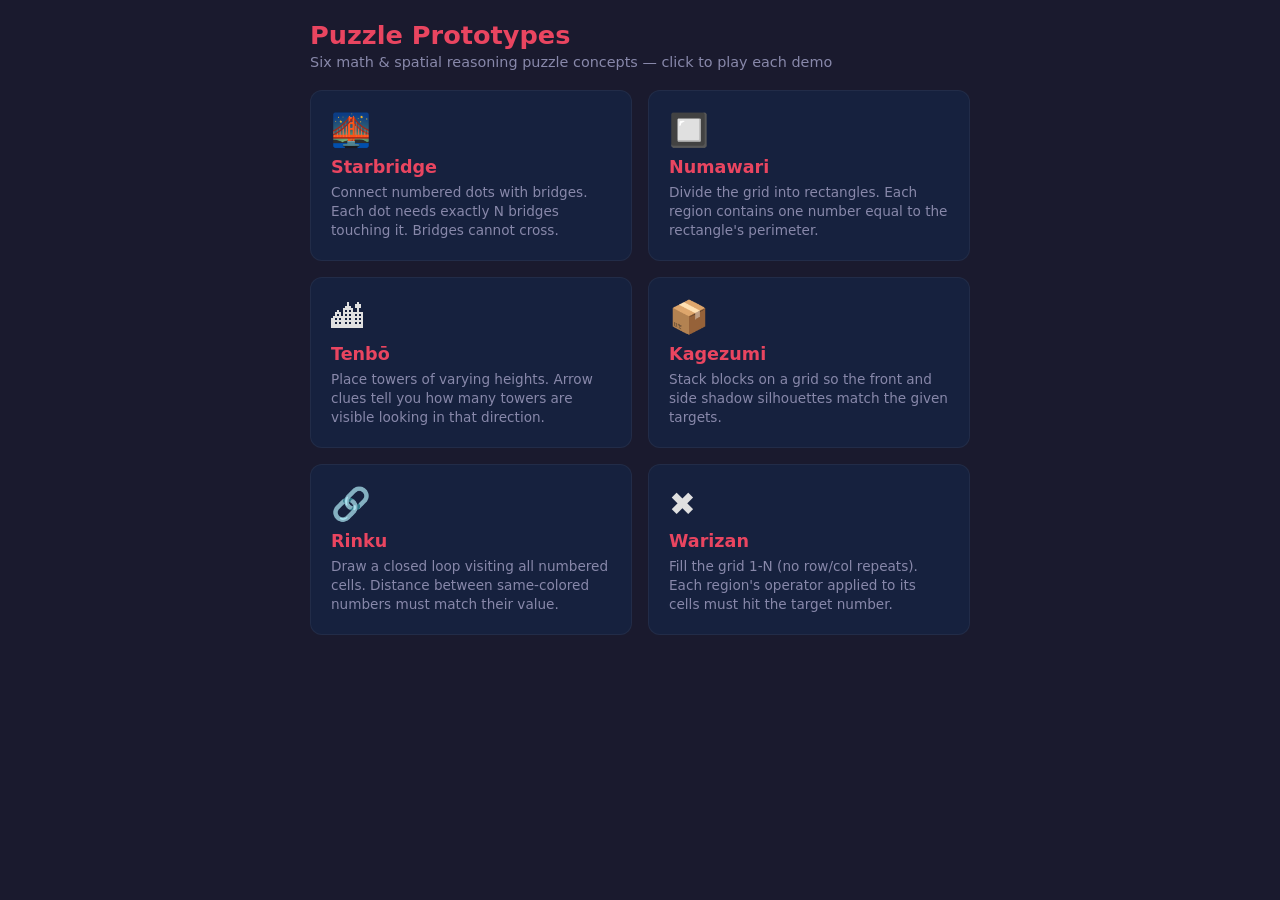
<file: index.html>
<!DOCTYPE html>
<html lang="en">
<head>
  <meta charset="UTF-8">
  <meta name="viewport" content="width=device-width, initial-scale=1.0">
  <title>Puzzle Prototypes</title>
  <link rel="stylesheet" href="style.css">
</head>
<body>
  <div class="container">
    <h1>Puzzle Prototypes</h1>
    <p class="subtitle">Six math &amp; spatial reasoning puzzle concepts — click to play each demo</p>

    <div class="game-grid">
      <a class="game-card" href="starbridge.html">
        <span class="icon">&#x1F309;</span>
        <h2>Starbridge</h2>
        <p>Connect numbered dots with bridges. Each dot needs exactly N bridges touching it. Bridges cannot cross.</p>
      </a>

      <a class="game-card" href="numawari.html">
        <span class="icon">&#x1F532;</span>
        <h2>Numawari</h2>
        <p>Divide the grid into rectangles. Each region contains one number equal to the rectangle's perimeter.</p>
      </a>

      <a class="game-card" href="tenbo.html">
        <span class="icon">&#x1F3D9;</span>
        <h2>Tenb&#x14d;</h2>
        <p>Place towers of varying heights. Arrow clues tell you how many towers are visible looking in that direction.</p>
      </a>

      <a class="game-card" href="kagezumi.html">
        <span class="icon">&#x1F4E6;</span>
        <h2>Kagezumi</h2>
        <p>Stack blocks on a grid so the front and side shadow silhouettes match the given targets.</p>
      </a>

      <a class="game-card" href="rinku.html">
        <span class="icon">&#x1F517;</span>
        <h2>Rinku</h2>
        <p>Draw a closed loop visiting all numbered cells. Distance between same-colored numbers must match their value.</p>
      </a>

      <a class="game-card" href="warizan.html">
        <span class="icon">&#x2716;</span>
        <h2>Warizan</h2>
        <p>Fill the grid 1-N (no row/col repeats). Each region's operator applied to its cells must hit the target number.</p>
      </a>
    </div>
  </div>
</body>
</html>
</file>
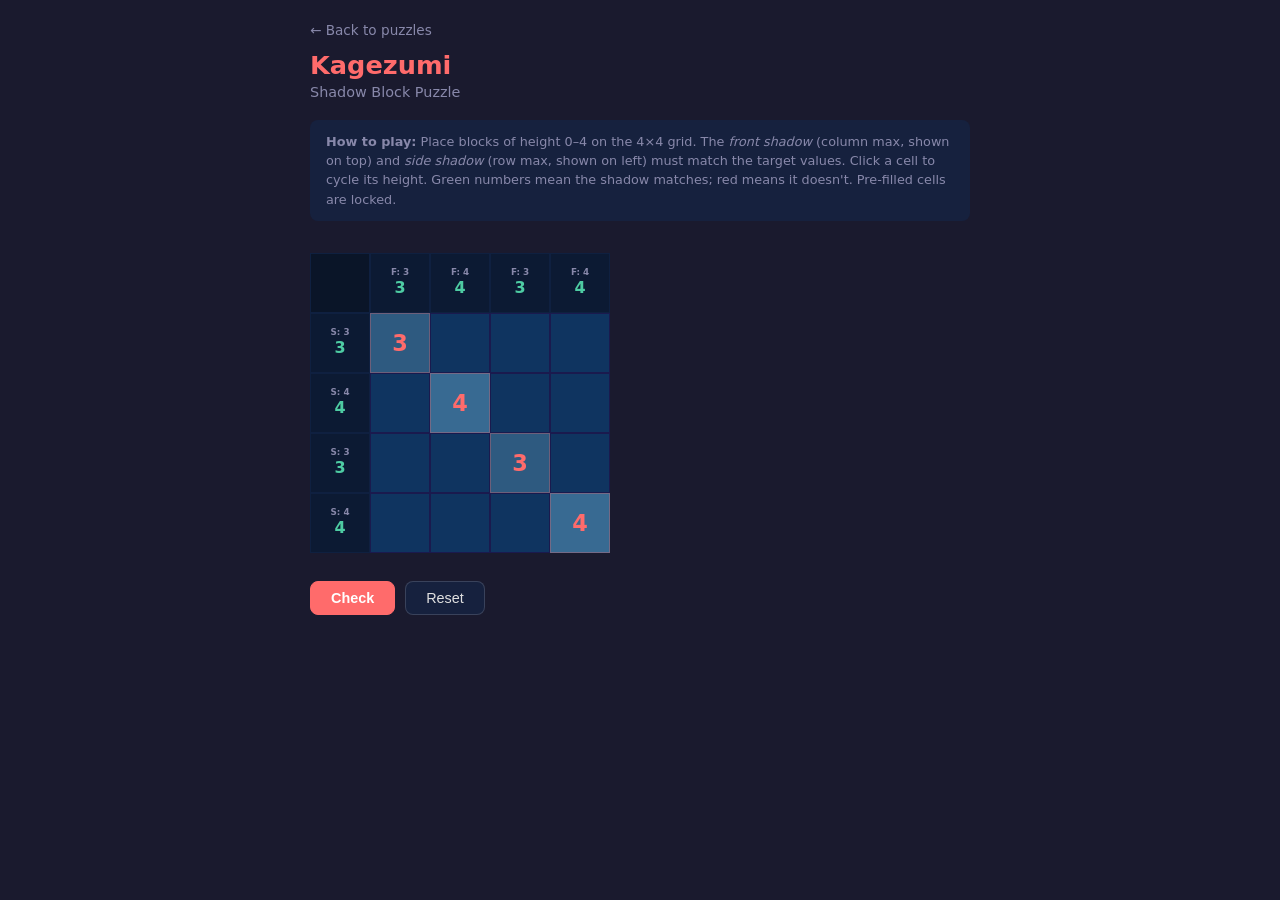
<file: kagezumi.html>
<!DOCTYPE html>
<html lang="en">
<head>
  <meta charset="UTF-8">
  <meta name="viewport" content="width=device-width, initial-scale=1.0">
  <title>Kagezumi – Shadow Block Puzzle</title>
  <link rel="stylesheet" href="style.css">
  <style>
    :root { --accent: #ff6b6b; --cols: 5; --rows: 5; }
    .btn--primary { background: var(--accent); border-color: var(--accent); }
    .btn--primary:hover { background: #e55a5a; }
    h1 { color: var(--accent); }
    .game-card h2 { color: var(--accent); }

    .puzzle-grid {
      grid-template-columns: var(--cell-size) repeat(4, var(--cell-size));
      grid-template-rows: var(--cell-size) repeat(4, var(--cell-size));
      border: none;
      gap: 0;
    }

    .cell--header {
      background: #0c1a33;
      cursor: default;
      font-size: 0.65rem;
      flex-direction: column;
      line-height: 1.3;
      border-color: #0f2040;
      padding: 2px;
      text-align: center;
    }
    .cell--header:hover { background: #0c1a33; }
    .cell--corner { background: #0a1528; cursor: default; border-color: #0f2040; }
    .cell--corner:hover { background: #0a1528; }

    .header-target { color: var(--text-muted); font-size: 0.55rem; }
    .header-val { font-size: 1rem; font-weight: 700; }
    .header-val.match { color: var(--success); }
    .header-val.mismatch { color: var(--error); }

    .cell--given {
      color: var(--accent);
      cursor: default;
      border: 1px solid rgba(255,107,107,0.3);
    }
    .cell--given:hover { background: var(--cell-bg); }

    .cell .height-num { font-size: 1.4rem; font-weight: 700; }
    .cell--h0 { background: var(--cell-bg); }
    .cell--h1 { background: #1a3a5c; }
    .cell--h2 { background: #244a6e; }
    .cell--h3 { background: #2e5a80; }
    .cell--h4 { background: #386a92; }
  </style>
</head>
<body>
  <div class="container">
    <a href="index.html" class="back-link">← Back to puzzles</a>
    <h1>Kagezumi</h1>
    <p class="subtitle">Shadow Block Puzzle</p>

    <div class="instructions">
      <strong>How to play:</strong> Place blocks of height 0–4 on the 4×4 grid.
      The <em>front shadow</em> (column max, shown on top) and <em>side shadow</em>
      (row max, shown on left) must match the target values.
      Click a cell to cycle its height. Green numbers mean the shadow matches; red means it doesn't.
      Pre-filled cells are locked.
    </div>

    <div class="puzzle-grid" id="grid"></div>

    <div class="controls">
      <button class="btn btn--primary" onclick="checkSolution()">Check</button>
      <button class="btn" onclick="resetGrid()">Reset</button>
    </div>

    <div class="status-bar" id="status"></div>
  </div>

<script>
const SIZE = 4;
const solution = [
  [3,1,0,2],
  [1,4,2,0],
  [0,2,3,1],
  [2,0,1,4]
];
const frontTarget = [3,4,3,4]; // max per column
const sideTarget  = [3,4,3,4]; // max per row
const givens = {0:{0:3}, 1:{1:4}, 2:{2:3}, 3:{3:4}};

let grid = Array.from({length:SIZE}, ()=> Array(SIZE).fill(0));

// Initialize givens
for (const r in givens) for (const c in givens[r]) grid[r][c] = givens[r][c];

function isGiven(r,c) { return givens[r] !== undefined && givens[r][c] !== undefined; }

function computeFront() {
  return Array.from({length:SIZE}, (_,c) =>
    Math.max(...grid.map(row => row[c]))
  );
}

function computeSide() {
  return grid.map(row => Math.max(...row));
}

function buildGrid() {
  const el = document.getElementById('grid');
  el.innerHTML = '';

  // Corner cell
  const corner = document.createElement('div');
  corner.className = 'cell cell--corner';
  el.appendChild(corner);

  // Front shadow header row
  const curFront = computeFront();
  for (let c = 0; c < SIZE; c++) {
    const hdr = document.createElement('div');
    hdr.className = 'cell cell--header';
    hdr.id = `front-${c}`;
    hdr.innerHTML = headerHTML('F', frontTarget[c], curFront[c]);
    el.appendChild(hdr);
  }

  // Grid rows with side shadow headers
  const curSide = computeSide();
  for (let r = 0; r < SIZE; r++) {
    // Side shadow header
    const hdr = document.createElement('div');
    hdr.className = 'cell cell--header';
    hdr.id = `side-${r}`;
    hdr.innerHTML = headerHTML('S', sideTarget[r], curSide[r]);
    el.appendChild(hdr);

    // Data cells
    for (let c = 0; c < SIZE; c++) {
      const cell = document.createElement('div');
      cell.className = `cell cell--h${grid[r][c]}`;
      if (isGiven(r,c)) cell.classList.add('cell--given');
      cell.dataset.r = r;
      cell.dataset.c = c;
      cell.innerHTML = `<span class="height-num">${grid[r][c] || ''}</span>`;
      if (!isGiven(r,c)) {
        cell.addEventListener('click', () => cycleCell(r,c));
      }
      el.appendChild(cell);
    }
  }
}

function headerHTML(label, target, current) {
  const cls = current === target ? 'match' : 'mismatch';
  return `<span class="header-target">${label}: ${target}</span><span class="header-val ${cls}">${current}</span>`;
}

function updateHeaders() {
  const curFront = computeFront();
  const curSide  = computeSide();
  for (let c = 0; c < SIZE; c++) {
    document.getElementById(`front-${c}`).innerHTML = headerHTML('F', frontTarget[c], curFront[c]);
  }
  for (let r = 0; r < SIZE; r++) {
    document.getElementById(`side-${r}`).innerHTML = headerHTML('S', sideTarget[r], curSide[r]);
  }
}

function cycleCell(r, c) {
  grid[r][c] = (grid[r][c] + 1) % 5;
  const cells = document.querySelectorAll(`.cell[data-r="${r}"][data-c="${c}"]`);
  cells.forEach(cell => {
    for (let h = 0; h <= 4; h++) cell.classList.remove(`cell--h${h}`);
    cell.classList.add(`cell--h${grid[r][c]}`);
    cell.innerHTML = `<span class="height-num">${grid[r][c] || ''}</span>`;
  });
  updateHeaders();
  clearStatus();
}

function checkSolution() {
  const curFront = computeFront();
  const curSide  = computeSide();
  const frontOk = frontTarget.every((v,i) => v === curFront[i]);
  const sideOk  = sideTarget.every((v,i) => v === curSide[i]);
  const bar = document.getElementById('status');
  if (frontOk && sideOk) {
    bar.className = 'status-bar status-bar--success';
    bar.textContent = 'Correct! All shadows match perfectly.';
  } else {
    bar.className = 'status-bar status-bar--error';
    const issues = [];
    if (!frontOk) issues.push('front shadows');
    if (!sideOk) issues.push('side shadows');
    bar.textContent = `Not quite — ${issues.join(' and ')} don't match the targets yet.`;
  }
}

function resetGrid() {
  for (let r = 0; r < SIZE; r++)
    for (let c = 0; c < SIZE; c++)
      if (!isGiven(r,c)) grid[r][c] = 0;
  buildGrid();
  clearStatus();
}

function clearStatus() {
  const bar = document.getElementById('status');
  bar.className = 'status-bar';
  bar.textContent = '';
}

buildGrid();
</script>
</body>
</html>
</file>
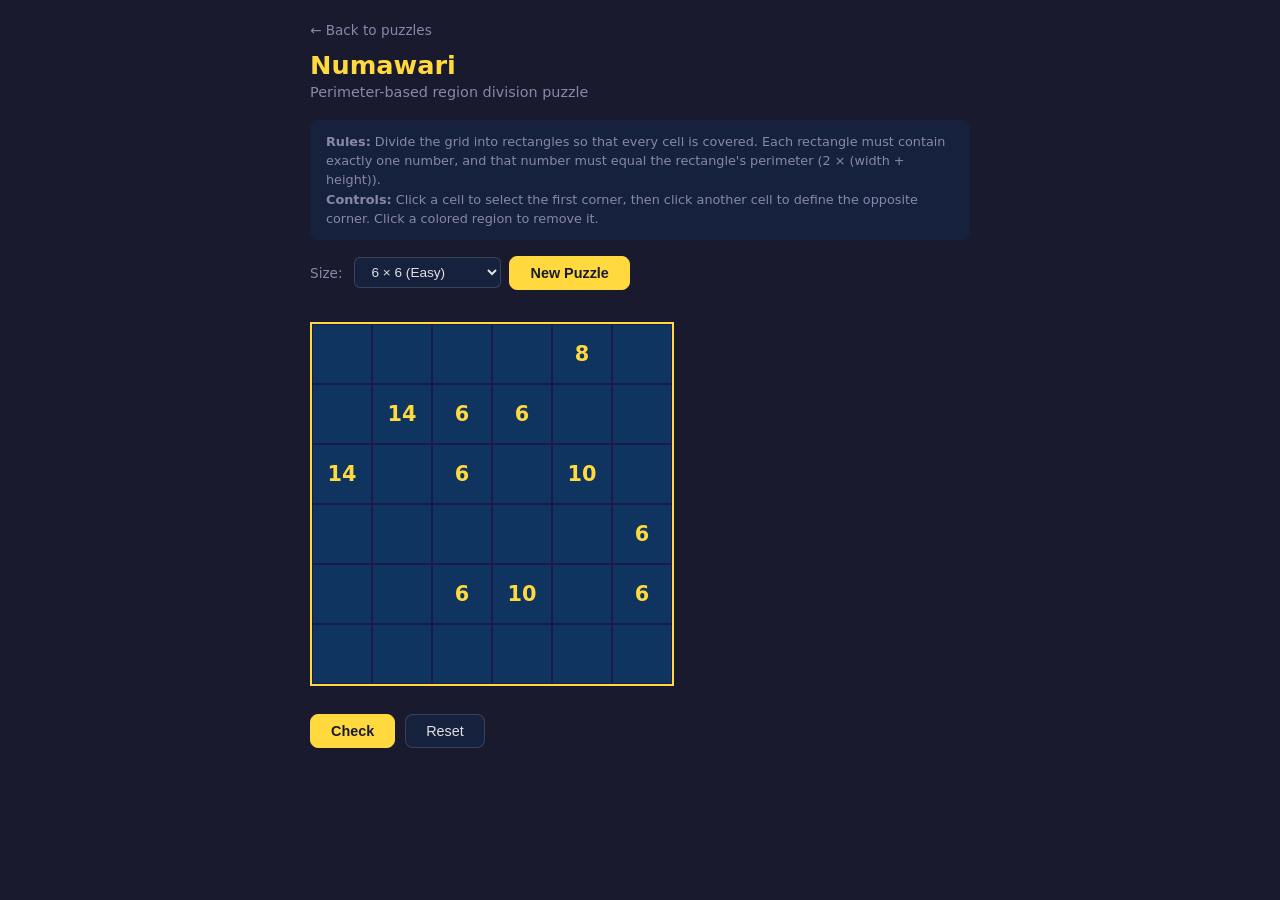
<file: numawari.html>
<!DOCTYPE html>
<html lang="en">
<head>
<meta charset="UTF-8">
<meta name="viewport" content="width=device-width, initial-scale=1.0">
<title>Numawari</title>
<link rel="stylesheet" href="style.css">
<style>
  :root { --accent: #ffd93d; --cols: 5; --rows: 5; }
  .btn--primary { background: var(--accent); border-color: var(--accent); color: #1a1a2e; }
  .btn--primary:hover { background: #e6c235; }
  .cell { transition: background 0.1s, border 0.1s; }
  .cell.preview { background: rgba(255,217,61,0.15); outline: 2px dashed var(--accent); outline-offset: -2px; }
  .cell.start-cell { box-shadow: inset 0 0 0 2px var(--accent); }
  .preview-info { position: fixed; pointer-events: none; background: var(--card-bg);
    border: 1px solid var(--accent); border-radius: 6px; padding: 4px 10px;
    font-size: 0.8rem; color: var(--accent); z-index: 100; display: none; }
  .cell.region-cell { border-color: transparent; }
  h1 { color: var(--accent); }
  .back-link:hover { color: var(--accent); }
  .difficulty-selector { display: flex; gap: 8px; margin-bottom: 16px; flex-wrap: wrap; align-items: center; }
  .difficulty-selector label { color: var(--text-muted); font-size: 0.85rem; margin-right: 4px; }
  .difficulty-selector select {
    padding: 6px 12px; border-radius: 6px; background: var(--card-bg);
    color: var(--text); border: 1px solid rgba(255,255,255,0.15);
    font-size: 0.85rem; cursor: pointer;
  }
  .difficulty-selector select:hover { border-color: var(--accent); }
  .generating { color: var(--accent); font-size: 0.85rem; padding: 8px 0; }
</style>
</head>
<body>
<div class="container">
  <a href="index.html" class="back-link">&#8592; Back to puzzles</a>
  <h1>Numawari</h1>
  <p class="subtitle">Perimeter-based region division puzzle</p>
  <div class="instructions">
    <strong>Rules:</strong> Divide the grid into rectangles so that every cell is covered.
    Each rectangle must contain exactly one number, and that number must equal the
    rectangle's perimeter (2 &times; (width + height)).<br>
    <strong>Controls:</strong> Click a cell to select the first corner, then click another cell to
    define the opposite corner. Click a colored region to remove it.
  </div>
  <div class="difficulty-selector">
    <label>Size:</label>
    <select id="size-select">
      <option value="5x5">5 &times; 5 (Beginner)</option>
      <option value="6x6" selected>6 &times; 6 (Easy)</option>
      <option value="7x7">7 &times; 7 (Medium)</option>
      <option value="8x8">8 &times; 8 (Hard)</option>
      <option value="9x9">9 &times; 9 (Expert)</option>
      <option value="10x10">10 &times; 10 (Master)</option>
    </select>
    <button class="btn btn--primary" onclick="newPuzzle()">New Puzzle</button>
  </div>
  <div id="generating" class="generating" style="display:none">Generating puzzle...</div>
  <div id="grid" class="puzzle-grid"></div>
  <div class="controls">
    <button class="btn btn--primary" onclick="checkSolution()">Check</button>
    <button class="btn" onclick="resetRegions()">Reset</button>
  </div>
  <div id="status" class="status-bar"></div>
  <div id="preview-info" class="preview-info"></div>
</div>
<script>
// ========== SOLVER ==========
const NumawariSolver = (() => {
  function solve(rows, cols, numberList, maxSolutions = 2) {
    const totalCells = rows * cols;
    // Build a set of number positions for quick lookup
    const numberPositions = new Set();
    numberList.forEach(([r, c]) => numberPositions.add(r * cols + c));

    // Enumerate candidate rectangles for each number
    const candidates = [];
    for (let ni = 0; ni < numberList.length; ni++) {
      const [nr, nc, val] = numberList[ni];
      if (val % 2 !== 0) return []; // odd perimeter = impossible
      const S = val / 2; // w + h = S
      const cands = [];
      for (let w = 1; w < S; w++) {
        const h = S - w;
        if (w > cols || h > rows) continue;
        // All positions where (nr, nc) is inside a w*h rectangle
        const c1Min = Math.max(0, nc - w + 1);
        const c1Max = Math.min(cols - w, nc);
        const r1Min = Math.max(0, nr - h + 1);
        const r1Max = Math.min(rows - h, nr);
        for (let c1 = c1Min; c1 <= c1Max; c1++) {
          for (let r1 = r1Min; r1 <= r1Max; r1++) {
            // Check: rectangle contains no OTHER number
            let valid = true;
            for (let nj = 0; nj < numberList.length; nj++) {
              if (nj === ni) continue;
              const [or, oc] = numberList[nj];
              if (or >= r1 && or < r1 + h && oc >= c1 && oc < c1 + w) {
                valid = false;
                break;
              }
            }
            if (!valid) continue;
            // Compute bitmask (for grids <= 32 cells use number, else BigInt)
            if (totalCells <= 32) {
              let mask = 0;
              for (let rr = r1; rr < r1 + h; rr++)
                for (let cc = c1; cc < c1 + w; cc++)
                  mask |= (1 << (rr * cols + cc));
              cands.push(mask);
            } else {
              let mask = 0n;
              for (let rr = r1; rr < r1 + h; rr++)
                for (let cc = c1; cc < c1 + w; cc++)
                  mask |= (1n << BigInt(rr * cols + cc));
              cands.push(mask);
            }
          }
        }
      }
      if (cands.length === 0) return [];
      candidates.push(cands);
    }

    const solutions = [];
    const useBigInt = totalCells > 32;
    const allBits = useBigInt
      ? (1n << BigInt(totalCells)) - 1n
      : ((totalCells === 32) ? -1 : (1 << totalCells) - 1) >>> 0;
    const ZERO = useBigInt ? 0n : 0;

    function backtrack(covered, placed, depth) {
      if (solutions.length >= maxSolutions) return;
      if (covered === allBits) {
        solutions.push(placed.slice());
        return;
      }

      // Find unplaced number with fewest valid candidates (MRV)
      let bestIdx = -1, bestCount = Infinity, bestValid = null;
      for (let i = 0; i < candidates.length; i++) {
        if (placed[i] !== -1) continue;
        const valid = [];
        for (const mask of candidates[i]) {
          if ((covered & mask) === ZERO) valid.push(mask);
        }
        if (valid.length === 0) return; // dead end
        if (valid.length < bestCount) {
          bestCount = valid.length;
          bestIdx = i;
          bestValid = valid;
        }
      }
      if (bestIdx === -1) return; // no unplaced numbers but cells uncovered

      for (const mask of bestValid) {
        if (solutions.length >= maxSolutions) return;
        placed[bestIdx] = mask;
        backtrack(useBigInt ? (covered | mask) : ((covered | mask) >>> 0), placed, depth + 1);
        placed[bestIdx] = -1;
      }
    }

    const placed = new Array(candidates.length).fill(-1);
    backtrack(ZERO, placed, 0);
    return solutions;
  }

  return { solve };
})();

// ========== GENERATOR ==========
const NumawariGenerator = (() => {
  function randInt(min, max) { return min + Math.floor(Math.random() * (max - min + 1)); }

  // Generate a random rectangle partition covering the entire grid
  function randomPartition(rows, cols) {
    // Scale thresholds so larger grids produce larger rectangles
    const gridArea = rows * cols;
    // On a 5x5, maxSingle ~ 6; on a 10x10, maxSingle ~ 15
    const maxSingle = Math.max(6, Math.round(gridArea * 0.15));

    function split(r1, c1, r2, c2) {
      const w = c2 - c1 + 1, h = r2 - r1 + 1;
      const area = w * h;

      // Never create 1x1 rectangles (perimeter 4)
      if (w === 1 && h === 1) return [{ r1, c1, r2, c2 }];

      // Base case: small enough to be a single rectangle (always keep 1x2, 2x1, 2x2)
      if (area <= 2 || (w <= 2 && h <= 2)) return [{ r1, c1, r2, c2 }];

      // Probabilistically keep medium-to-large rectangles as-is
      // Higher chance for smaller areas, lower for bigger ones
      if (area <= maxSingle) {
        const keepProb = 0.15 + 0.35 * (1 - area / maxSingle);
        if (Math.random() < keepProb) return [{ r1, c1, r2, c2 }];
      }

      // Try horizontal or vertical split — avoid creating 1x1 pieces
      const tries = [];
      // Horizontal split valid if both halves avoid 1x1 (w must be > 1, or each half has h >= 2)
      if (h >= 2 && (w > 1 || h >= 4)) tries.push('h');
      // Vertical split valid if both halves avoid 1x1
      if (w >= 2 && (h > 1 || w >= 4)) tries.push('v');

      // Shuffle split directions
      if (tries.length === 2 && Math.random() < 0.5) tries.reverse();

      for (const dir of tries) {
        if (dir === 'h') {
          // If w === 1, each half must have h >= 2, so split at r1..r2-2 and ensure bottom has >= 2 rows
          const minSplit = (w === 1) ? r1 + 1 : r1;
          const maxSplit = (w === 1) ? r2 - 2 : r2 - 1;
          if (minSplit > maxSplit) continue;
          const splitRow = randInt(minSplit, maxSplit);
          return [
            ...split(r1, c1, splitRow, c2),
            ...split(splitRow + 1, c1, r2, c2),
          ];
        } else {
          const minSplit = (h === 1) ? c1 + 1 : c1;
          const maxSplit = (h === 1) ? c2 - 2 : c2 - 1;
          if (minSplit > maxSplit) continue;
          const splitCol = randInt(minSplit, maxSplit);
          return [
            ...split(r1, c1, r2, splitCol),
            ...split(r1, splitCol + 1, r2, c2),
          ];
        }
      }
      return [{ r1, c1, r2, c2 }];
    }

    return split(0, 0, rows - 1, cols - 1);
  }

  // Perturb a partition: merge two adjacent rectangles and re-split
  function perturbPartition(rects, rows, cols) {
    const result = rects.slice();
    const maxMergeArea = Math.max(12, Math.round(rows * cols * 0.2));
    const attempts = Math.min(result.length * 3, 30);

    for (let a = 0; a < attempts && result.length > 1; a++) {
      const i = randInt(0, result.length - 1);
      const ri = result[i];

      // Find an adjacent rectangle that forms a combined rectangle
      for (let tries = 0; tries < 5; tries++) {
        const j = randInt(0, result.length - 1);
        if (j === i) continue;
        const rj = result[j];

        // Check if they form a combined rectangle
        const mr1 = Math.min(ri.r1, rj.r1), mc1 = Math.min(ri.c1, rj.c1);
        const mr2 = Math.max(ri.r2, rj.r2), mc2 = Math.max(ri.c2, rj.c2);
        const combinedArea = (mr2 - mr1 + 1) * (mc2 - mc1 + 1);
        const areaI = (ri.r2 - ri.r1 + 1) * (ri.c2 - ri.c1 + 1);
        const areaJ = (rj.r2 - rj.r1 + 1) * (rj.c2 - rj.c1 + 1);

        if (combinedArea !== areaI + areaJ) continue; // not a clean merge
        if (combinedArea > maxMergeArea) continue; // too big

        // Check that no other rectangle occupies cells in the combined region
        let overlap = false;
        for (let k = 0; k < result.length; k++) {
          if (k === i || k === j) continue;
          const rk = result[k];
          if (rk.r1 <= mr2 && rk.r2 >= mr1 && rk.c1 <= mc2 && rk.c2 >= mc1) {
            overlap = true;
            break;
          }
        }
        if (overlap) continue;

        // Remove both, re-split the combined region
        result.splice(Math.max(i, j), 1);
        result.splice(Math.min(i, j), 1);

        const mw = mc2 - mc1 + 1, mh = mr2 - mr1 + 1;
        // Sometimes keep the merged region as one large rectangle (creates bigger perimeters)
        if (mw * mh >= 4 && !(mw === 1 && mh === 1) && Math.random() < 0.35) {
          result.push({ r1: mr1, c1: mc1, r2: mr2, c2: mc2 });
          break;
        }
        // Split into 2 new rectangles, avoiding 1x1 pieces
        // A horizontal split is safe if mw > 1 (both halves have width > 1)
        // or mh >= 4 (can split so each half has h >= 2)
        const canSplitH = mh >= 2 && (mw > 1 || mh >= 4);
        const canSplitV = mw >= 2 && (mh > 1 || mw >= 4);
        let didSplit = false;
        const dirs = [];
        if (canSplitH) dirs.push('h');
        if (canSplitV) dirs.push('v');
        if (dirs.length === 2 && Math.random() < 0.5) dirs.reverse();
        for (const d of dirs) {
          if (didSplit) break;
          if (d === 'h') {
            const minR = (mw === 1) ? mr1 + 1 : mr1;
            const maxR = (mw === 1) ? mr2 - 2 : mr2 - 1;
            if (minR > maxR) continue;
            const sr = randInt(minR, maxR);
            result.push({ r1: mr1, c1: mc1, r2: sr, c2: mc2 });
            result.push({ r1: sr + 1, c1: mc1, r2: mr2, c2: mc2 });
            didSplit = true;
          } else {
            const minC = (mh === 1) ? mc1 + 1 : mc1;
            const maxC = (mh === 1) ? mc2 - 2 : mc2 - 1;
            if (minC > maxC) continue;
            const sc = randInt(minC, maxC);
            result.push({ r1: mr1, c1: mc1, r2: mr2, c2: sc });
            result.push({ r1: mr1, c1: sc + 1, r2: mr2, c2: mc2 });
            didSplit = true;
          }
        }
        if (!didSplit) {
          // Can't split without creating 1x1, keep as single rectangle
          result.push({ r1: mr1, c1: mc1, r2: mr2, c2: mc2 });
        }
        break;
      }
    }
    return result;
  }

  // Place number inside each rectangle, return the numbers list
  function placeNumbers(rects) {
    return rects.map(rect => {
      const w = rect.c2 - rect.c1 + 1;
      const h = rect.r2 - rect.r1 + 1;
      const perimeter = 2 * (w + h);
      // Place number at a random cell in the rectangle
      const r = randInt(rect.r1, rect.r2);
      const c = randInt(rect.c1, rect.c2);
      return [r, c, perimeter];
    });
  }

  // Reject any partition containing 1x1 rectangles (perimeter 4 is trivial)
  function isValidPartition(rects, minPerimeter = 6) {
    for (const rect of rects) {
      const w = rect.c2 - rect.c1 + 1;
      const h = rect.r2 - rect.r1 + 1;
      if (2 * (w + h) < minPerimeter) return false;
    }
    return true;
  }

  function generate(rows, cols, maxAttempts = 500) {
    for (let attempt = 0; attempt < maxAttempts; attempt++) {
      // Step 1: Generate partition
      let rects = randomPartition(rows, cols);

      // Step 2: Perturb for variety
      rects = perturbPartition(rects, rows, cols);

      // Step 3: Filter out 1×1 rectangles (perimeter 4) — they're trivially solvable
      if (!isValidPartition(rects, 6)) continue;

      // Step 4: Place numbers
      const nums = placeNumbers(rects);

      // Step 5: Check for unique solution
      const solutions = NumawariSolver.solve(rows, cols, nums, 2);
      if (solutions.length === 1) {
        return { rows, cols, numbers: nums, rects };
      }
    }
    return null;
  }

  return { generate };
})();

// ========== GAME ==========
let COLS = 6, ROWS = 6;
let numbers = {};
let regions = [];
let startCell = null;
let cells = [];

const PALETTE = ['#e6435088','#4ea4d088','#8bc34a88','#ff980088','#ab47bc88','#26a69a88','#ef535088','#42a5f588',
                  '#ff707088','#66bb6a88','#7e57c288','#ffa72688'];

function loadPuzzle(puzzle) {
  ROWS = puzzle.rows;
  COLS = puzzle.cols;
  numbers = {};
  puzzle.numbers.forEach(([r, c, n]) => numbers[r + ',' + c] = n);
  document.documentElement.style.setProperty('--cols', COLS);
  document.documentElement.style.setProperty('--rows', ROWS);
  regions = [];
  startCell = null;
  clearStatus();
  init();
}

function newPuzzle() {
  const sel = document.getElementById('size-select').value;
  const [c, r] = sel.split('x').map(Number);
  ROWS = r;
  COLS = c;

  const genEl = document.getElementById('generating');
  genEl.style.display = 'block';
  document.getElementById('grid').innerHTML = '';

  // Use setTimeout to let the UI update before blocking generation
  setTimeout(() => {
    const puzzle = NumawariGenerator.generate(ROWS, COLS);
    genEl.style.display = 'none';
    if (puzzle) {
      loadPuzzle(puzzle);
    } else {
      showStatus('Failed to generate puzzle. Try again.', false);
    }
  }, 20);
}

function init() {
  const grid = document.getElementById('grid');
  grid.innerHTML = '';
  cells = [];
  document.documentElement.style.setProperty('--cols', COLS);
  document.documentElement.style.setProperty('--rows', ROWS);
  for (let r = 0; r < ROWS; r++) {
    for (let c = 0; c < COLS; c++) {
      const cell = document.createElement('div');
      cell.className = 'cell';
      cell.dataset.row = r;
      cell.dataset.col = c;
      const key = r + ',' + c;
      if (numbers[key]) {
        cell.textContent = numbers[key];
        cell.classList.add('cell--given');
      }
      cell.addEventListener('click', () => handleClick(r, c));
      cell.addEventListener('contextmenu', (e) => { e.preventDefault(); handleRightClick(r, c); });
      cell.addEventListener('mouseenter', () => handleHover(r, c));
      grid.appendChild(cell);
      cells.push(cell);
    }
  }
  document.addEventListener('mousemove', movePreviewInfo);
}

function getCell(r, c) { return cells[r * COLS + c]; }

function getRegionAt(r, c) {
  return regions.find(reg => r >= reg.r1 && r <= reg.r2 && c >= reg.c1 && c <= reg.c2);
}

function handleClick(r, c) {
  clearStatus();
  const existing = getRegionAt(r, c);
  if (existing) { removeRegion(existing); return; }
  if (!startCell) {
    startCell = { r, c };
    getCell(r, c).classList.add('start-cell');
  } else {
    const r1 = Math.min(startCell.r, r), r2 = Math.max(startCell.r, r);
    const c1 = Math.min(startCell.c, c), c2 = Math.max(startCell.c, c);
    clearSelection();
    tryPlaceRegion(r1, c1, r2, c2);
  }
}

function handleRightClick(r, c) {
  clearStatus();
  if (startCell) { clearSelection(); return; }
  const existing = getRegionAt(r, c);
  if (existing) removeRegion(existing);
}

function handleHover(r, c) {
  clearPreview();
  if (!startCell) return;
  const r1 = Math.min(startCell.r, r), r2 = Math.max(startCell.r, r);
  const c1 = Math.min(startCell.c, c), c2 = Math.max(startCell.c, c);
  const w = c2 - c1 + 1, h = r2 - r1 + 1;
  const perim = 2 * (w + h);
  for (let rr = r1; rr <= r2; rr++)
    for (let cc = c1; cc <= c2; cc++)
      getCell(rr, cc).classList.add('preview');
  const info = document.getElementById('preview-info');
  info.textContent = `${w}\u00d7${h} \u2014 Perimeter: ${perim}`;
  info.style.display = 'block';
}

function movePreviewInfo(e) {
  const info = document.getElementById('preview-info');
  if (info.style.display === 'block') {
    info.style.left = (e.clientX + 14) + 'px';
    info.style.top = (e.clientY + 14) + 'px';
  }
}

function clearPreview() {
  cells.forEach(c => c.classList.remove('preview'));
  document.getElementById('preview-info').style.display = 'none';
}

function clearSelection() {
  if (startCell) getCell(startCell.r, startCell.c).classList.remove('start-cell');
  startCell = null;
  clearPreview();
}

function tryPlaceRegion(r1, c1, r2, c2) {
  for (let rr = r1; rr <= r2; rr++)
    for (let cc = c1; cc <= c2; cc++)
      if (getRegionAt(rr, cc)) { showStatus('Region overlaps an existing one.', false); return; }

  let numCount = 0, numVal = 0;
  for (let rr = r1; rr <= r2; rr++)
    for (let cc = c1; cc <= c2; cc++) {
      const key = rr + ',' + cc;
      if (numbers[key]) { numCount++; numVal = numbers[key]; }
    }

  const w = c2 - c1 + 1, h = r2 - r1 + 1;
  const perim = 2 * (w + h);

  if (numCount !== 1) { showStatus('Region must contain exactly one number.', false); return; }
  if (numVal !== perim) { showStatus(`Number ${numVal} does not match perimeter ${perim}.`, false); return; }

  const color = PALETTE[regions.length % PALETTE.length];
  regions.push({ r1, c1, r2, c2, color });
  renderRegions();
}

function removeRegion(reg) {
  regions = regions.filter(r => r !== reg);
  renderRegions();
}

function renderRegions() {
  cells.forEach(cell => {
    cell.style.background = '';
    cell.style.borderTop = '';
    cell.style.borderBottom = '';
    cell.style.borderLeft = '';
    cell.style.borderRight = '';
    cell.classList.remove('region-cell');
  });
  regions.forEach((reg, idx) => {
    const color = PALETTE[idx % PALETTE.length];
    reg.color = color;
    for (let r = reg.r1; r <= reg.r2; r++) {
      for (let c = reg.c1; c <= reg.c2; c++) {
        const cell = getCell(r, c);
        cell.style.background = color;
        cell.classList.add('region-cell');
        const bw = '3px solid ' + color.slice(0, 7);
        if (r === reg.r1) cell.style.borderTop = bw;
        if (r === reg.r2) cell.style.borderBottom = bw;
        if (c === reg.c1) cell.style.borderLeft = bw;
        if (c === reg.c2) cell.style.borderRight = bw;
      }
    }
  });
}

function checkSolution() {
  const covered = new Set();
  for (const reg of regions) {
    for (let r = reg.r1; r <= reg.r2; r++)
      for (let c = reg.c1; c <= reg.c2; c++)
        covered.add(r + ',' + c);
  }
  if (covered.size < ROWS * COLS) {
    showStatus(`Not all cells are covered (${covered.size}/${ROWS * COLS}).`, false); return;
  }
  for (const reg of regions) {
    let numCount = 0, numVal = 0;
    for (let r = reg.r1; r <= reg.r2; r++)
      for (let c = reg.c1; c <= reg.c2; c++) {
        const key = r + ',' + c;
        if (numbers[key]) { numCount++; numVal = numbers[key]; }
      }
    const w = reg.c2 - reg.c1 + 1, h = reg.r2 - reg.r1 + 1;
    if (numCount !== 1 || numVal !== 2 * (w + h)) {
      showStatus('A region is invalid. Check numbers and perimeters.', false); return;
    }
  }
  showStatus('Congratulations! Puzzle solved!', true);
}

function resetRegions() {
  regions = [];
  clearSelection();
  clearStatus();
  renderRegions();
}

function showStatus(msg, success) {
  const el = document.getElementById('status');
  el.textContent = msg;
  el.className = 'status-bar ' + (success ? 'status-bar--success' : 'status-bar--error');
}

function clearStatus() {
  const el = document.getElementById('status');
  el.className = 'status-bar';
  el.textContent = '';
}

// Generate initial puzzle on load
newPuzzle();
</script>
</body>
</html>
</file>
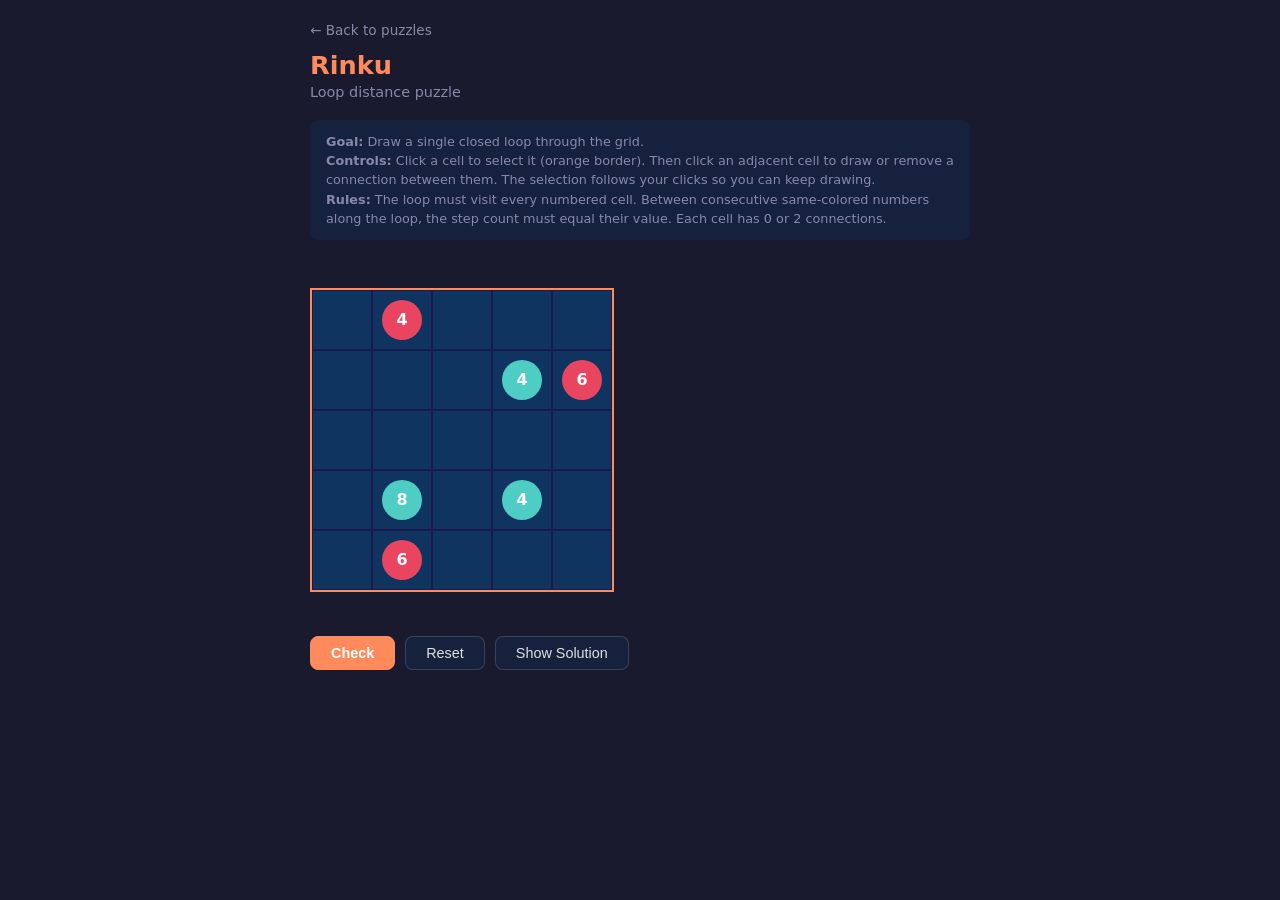
<file: rinku.html>
<!DOCTYPE html>
<html lang="en">
<head>
  <meta charset="UTF-8">
  <meta name="viewport" content="width=device-width, initial-scale=1.0">
  <title>Rinku — Loop Distance Puzzle</title>
  <link rel="stylesheet" href="style.css">
  <style>
    :root { --accent: #ff8a5c; --cols: 5; --rows: 5; }
    .btn--primary { background: var(--accent); border-color: var(--accent); }
    .btn--primary:hover { background: #e0764e; }
    h1 { color: var(--accent); }

    .board-wrap {
      position: relative;
      display: inline-block;
      margin: 16px 0;
    }
    .puzzle-grid { position: relative; z-index: 1; }
    .cell { cursor: pointer; position: relative; }
    .cell--selected { background: #2a4a6a; box-shadow: inset 0 0 0 2px var(--accent); }

    .num-circle {
      width: 70%; height: 70%; border-radius: 50%;
      display: flex; align-items: center; justify-content: center;
      font-size: 1rem; font-weight: 700; color: #fff;
      position: relative; z-index: 3;
    }

    .loop-dot {
      width: 10px; height: 10px; border-radius: 50%;
      background: rgba(255,255,255,0.6);
      position: relative; z-index: 3;
    }

    svg.overlay {
      position: absolute; top: 0; left: 0; width: 100%; height: 100%;
      z-index: 2; pointer-events: none;
    }
    svg.overlay .edge-line {
      stroke: #ff8a5c; stroke-width: 6; opacity: 0.85;
      stroke-linecap: round; pointer-events: none;
    }

    .cell--neighbor-hint { background: #1a3a5a; }
  </style>
</head>
<body>
<div class="container">
  <a href="index.html" class="back-link">← Back to puzzles</a>
  <h1>Rinku</h1>
  <p class="subtitle">Loop distance puzzle</p>

  <div class="instructions">
    <strong>Goal:</strong> Draw a single closed loop through the grid.<br>
    <strong>Controls:</strong> Click a cell to select it (orange border). Then click an
    adjacent cell to draw or remove a connection between them. The selection follows your
    clicks so you can keep drawing.<br>
    <strong>Rules:</strong> The loop must visit every numbered cell. Between consecutive
    same-colored numbers along the loop, the step count must equal their value.
    Each cell has 0 or 2 connections.
  </div>

  <div class="board-wrap" id="board-wrap">
    <div class="puzzle-grid" id="grid"></div>
    <svg class="overlay" id="svg"></svg>
  </div>

  <div class="controls">
    <button class="btn btn--primary" onclick="check()">Check</button>
    <button class="btn" onclick="reset()">Reset</button>
    <button class="btn" onclick="showSolution()">Show Solution</button>
  </div>
  <div class="status-bar" id="status"></div>
</div>

<script>
const ROWS = 5, COLS = 5;
const RED = '#e94560', BLUE = '#4ecdc4';

// Verified solvable puzzle. Loop length = 16.
// Solution loop (in order):
//   (0,1)→(0,2)→(0,3)→(1,3)→(1,4)→(2,4)→(3,4)→(3,3)→
//   (4,3)→(4,2)→(4,1)→(3,1)→(3,0)→(2,0)→(1,0)→(1,1)→back to (0,1)
//
// Red clues (sum of values = 16):
//   (0,1) R4 [pos 0] → 4 steps → (1,4) R6 [pos 4] → 6 steps → (4,1) R6 [pos 10] → 6 steps → back
// Blue clues (sum of values = 16):
//   (1,3) B4 [pos 3] → 4 steps → (3,3) B4 [pos 7] → 4 steps → (3,1) B8 [pos 11] → 8 steps → back

const CLUES = [
  [0,1,RED,4],  [1,4,RED,6],  [4,1,RED,6],
  [1,3,BLUE,4], [3,3,BLUE,4], [3,1,BLUE,8]
];
const clueMap = {};
CLUES.forEach(c => clueMap[c[0]+','+c[1]] = { color: c[2], num: c[3] });

// Solution edges for "Show Solution"
const SOLUTION_EDGES = [
  [0,1,0,2],[0,2,0,3],[0,3,1,3],[1,3,1,4],[1,4,2,4],[2,4,3,4],[3,4,3,3],[3,3,4,3],
  [4,3,4,2],[4,2,4,1],[4,1,3,1],[3,1,3,0],[3,0,2,0],[2,0,1,0],[1,0,1,1],[1,1,0,1]
];

const edges = new Set();
let cellSize;
let selected = null;

function edgeKey(r1,c1,r2,c2) {
  const a = r1+','+c1, b = r2+','+c2;
  return a < b ? a+'-'+b : b+'-'+a;
}

function getNeighbors(r,c) {
  const n = [];
  if (r > 0) n.push([r-1,c]);
  if (r < ROWS-1) n.push([r+1,c]);
  if (c > 0) n.push([r,c-1]);
  if (c < COLS-1) n.push([r,c+1]);
  return n;
}

function isAdjacent(r1,c1,r2,c2) {
  return Math.abs(r1-r2) + Math.abs(c1-c2) === 1;
}

function cellConnections(r,c) {
  let count = 0;
  for (const [nr,nc] of getNeighbors(r,c)) {
    if (edges.has(edgeKey(r,c,nr,nc))) count++;
  }
  return count;
}

function connectedNeighbors(r,c) {
  const res = [];
  for (const [nr,nc] of getNeighbors(r,c)) {
    if (edges.has(edgeKey(r,c,nr,nc))) res.push([nr,nc]);
  }
  return res;
}

function buildGrid() {
  const grid = document.getElementById('grid');
  grid.innerHTML = '';
  for (let r = 0; r < ROWS; r++) {
    for (let c = 0; c < COLS; c++) {
      const cell = document.createElement('div');
      cell.className = 'cell';
      cell.id = 'cell-'+r+'-'+c;
      cell.dataset.row = r;
      cell.dataset.col = c;
      const cl = clueMap[r+','+c];
      if (cl) {
        const circle = document.createElement('div');
        circle.className = 'num-circle';
        circle.style.background = cl.color;
        circle.textContent = cl.num;
        cell.appendChild(circle);
      }
      cell.addEventListener('click', () => handleClick(r, c));
      grid.appendChild(cell);
    }
  }
  cellSize = document.querySelector('.cell').getBoundingClientRect().width;
}

function handleClick(r, c) {
  clearStatus();
  if (selected === null) {
    select(r, c);
  } else if (selected.r === r && selected.c === c) {
    deselect();
  } else if (isAdjacent(selected.r, selected.c, r, c)) {
    const key = edgeKey(selected.r, selected.c, r, c);
    if (edges.has(key)) edges.delete(key); else edges.add(key);
    select(r, c);
    renderEdges();
  } else {
    select(r, c);
  }
}

function select(r, c) {
  deselect();
  selected = { r, c };
  document.getElementById('cell-'+r+'-'+c).classList.add('cell--selected');
  for (const [nr, nc] of getNeighbors(r, c)) {
    document.getElementById('cell-'+nr+'-'+nc).classList.add('cell--neighbor-hint');
  }
}

function deselect() {
  if (selected) {
    document.getElementById('cell-'+selected.r+'-'+selected.c).classList.remove('cell--selected');
    for (const [nr, nc] of getNeighbors(selected.r, selected.c)) {
      document.getElementById('cell-'+nr+'-'+nc).classList.remove('cell--neighbor-hint');
    }
  }
  selected = null;
}

function cx(c) { return (c+0.5)*cellSize; }
function cy(r) { return (r+0.5)*cellSize; }

function renderEdges() {
  const svg = document.getElementById('svg');
  const cs = cellSize;
  svg.setAttribute('viewBox', '0 0 ' + (COLS*cs) + ' ' + (ROWS*cs));
  svg.querySelectorAll('.edge-line').forEach(l => l.remove());
  for (const key of edges) {
    const [a,b] = key.split('-');
    const [r1,c1] = a.split(',').map(Number);
    const [r2,c2] = b.split(',').map(Number);
    const line = document.createElementNS('http://www.w3.org/2000/svg','line');
    line.classList.add('edge-line');
    line.setAttribute('x1', cx(c1)); line.setAttribute('y1', cy(r1));
    line.setAttribute('x2', cx(c2)); line.setAttribute('y2', cy(r2));
    svg.appendChild(line);
  }
  for (let r = 0; r < ROWS; r++) {
    for (let c = 0; c < COLS; c++) {
      const cell = document.getElementById('cell-'+r+'-'+c);
      const onLoop = cellConnections(r,c) >= 1;
      const existingDot = cell.querySelector('.loop-dot');
      const hasClue = clueMap[r+','+c];
      if (onLoop && !hasClue && !existingDot) {
        const dot = document.createElement('div');
        dot.className = 'loop-dot';
        cell.appendChild(dot);
      } else if ((!onLoop || hasClue) && existingDot) {
        existingDot.remove();
      }
      cell.classList.remove('cell--error','cell--success');
    }
  }
}

function showSolution() {
  edges.clear();
  for (const [r1,c1,r2,c2] of SOLUTION_EDGES) {
    edges.add(edgeKey(r1,c1,r2,c2));
  }
  deselect();
  renderEdges();
  showStatus('Solution revealed. Press Check to verify.', true);
}

function check() {
  clearStatus();
  const onLoop = [];
  for (let r = 0; r < ROWS; r++) {
    for (let c = 0; c < COLS; c++) {
      const conn = cellConnections(r,c);
      if (conn !== 0 && conn !== 2) return fail('Each cell must have exactly 0 or 2 connections.');
      if (conn === 2) onLoop.push([r,c]);
    }
  }
  if (onLoop.length === 0) return fail('No loop drawn.');

  const visited = new Set();
  let [sr, sc] = onLoop[0];
  let pr = -1, pc = -1, cr = sr, cc = sc;
  const loopOrder = [];
  do {
    visited.add(cr+','+cc);
    loopOrder.push([cr,cc]);
    const nbrs = connectedNeighbors(cr,cc);
    let next = null;
    for (const [nr,nc] of nbrs) {
      if (nr === pr && nc === pc) continue;
      next = [nr,nc]; break;
    }
    if (!next) return fail('Loop tracing failed.');
    pr = cr; pc = cc;
    [cr, cc] = next;
  } while (cr !== sr || cc !== sc);

  if (visited.size !== onLoop.length) return fail('There must be a single connected loop (no branches).');

  for (const clue of CLUES) {
    if (!visited.has(clue[0]+','+clue[1])) return fail('All numbered cells must be on the loop.');
  }

  const posMap = {};
  for (let i = 0; i < loopOrder.length; i++) {
    const key = loopOrder[i][0]+','+loopOrder[i][1];
    const cl = clueMap[key];
    if (cl) {
      if (!posMap[cl.color]) posMap[cl.color] = [];
      posMap[cl.color].push({ idx: i, num: cl.num });
    }
  }

  for (const color in posMap) {
    const list = posMap[color];
    if (list.length < 2) continue;
    const len = loopOrder.length;
    for (let i = 0; i < list.length; i++) {
      const cur = list[i];
      const nxt = list[(i+1) % list.length];
      const dist = nxt.idx > cur.idx ? nxt.idx - cur.idx : len - cur.idx + nxt.idx;
      if (dist !== cur.num) {
        const cname = color === RED ? 'red' : 'blue';
        return fail('Distance between consecutive '+cname+' numbers must equal their value (found '+dist+', expected '+cur.num+').');
      }
    }
  }

  showStatus('Congratulations! Puzzle solved!', true);
  for (const [r,c] of onLoop) {
    document.getElementById('cell-'+r+'-'+c).classList.add('cell--success');
  }
}

function fail(msg) { showStatus(msg, false); }

function showStatus(msg, success) {
  const el = document.getElementById('status');
  el.textContent = msg;
  el.className = 'status-bar ' + (success ? 'status-bar--success' : 'status-bar--error');
}

function clearStatus() {
  const el = document.getElementById('status');
  el.className = 'status-bar';
  el.textContent = '';
}

function reset() {
  edges.clear();
  deselect();
  clearStatus();
  renderEdges();
}

document.addEventListener('keydown', e => { if (e.key === 'Escape') deselect(); });

buildGrid();
renderEdges();
</script>
</body>
</html>
</file>
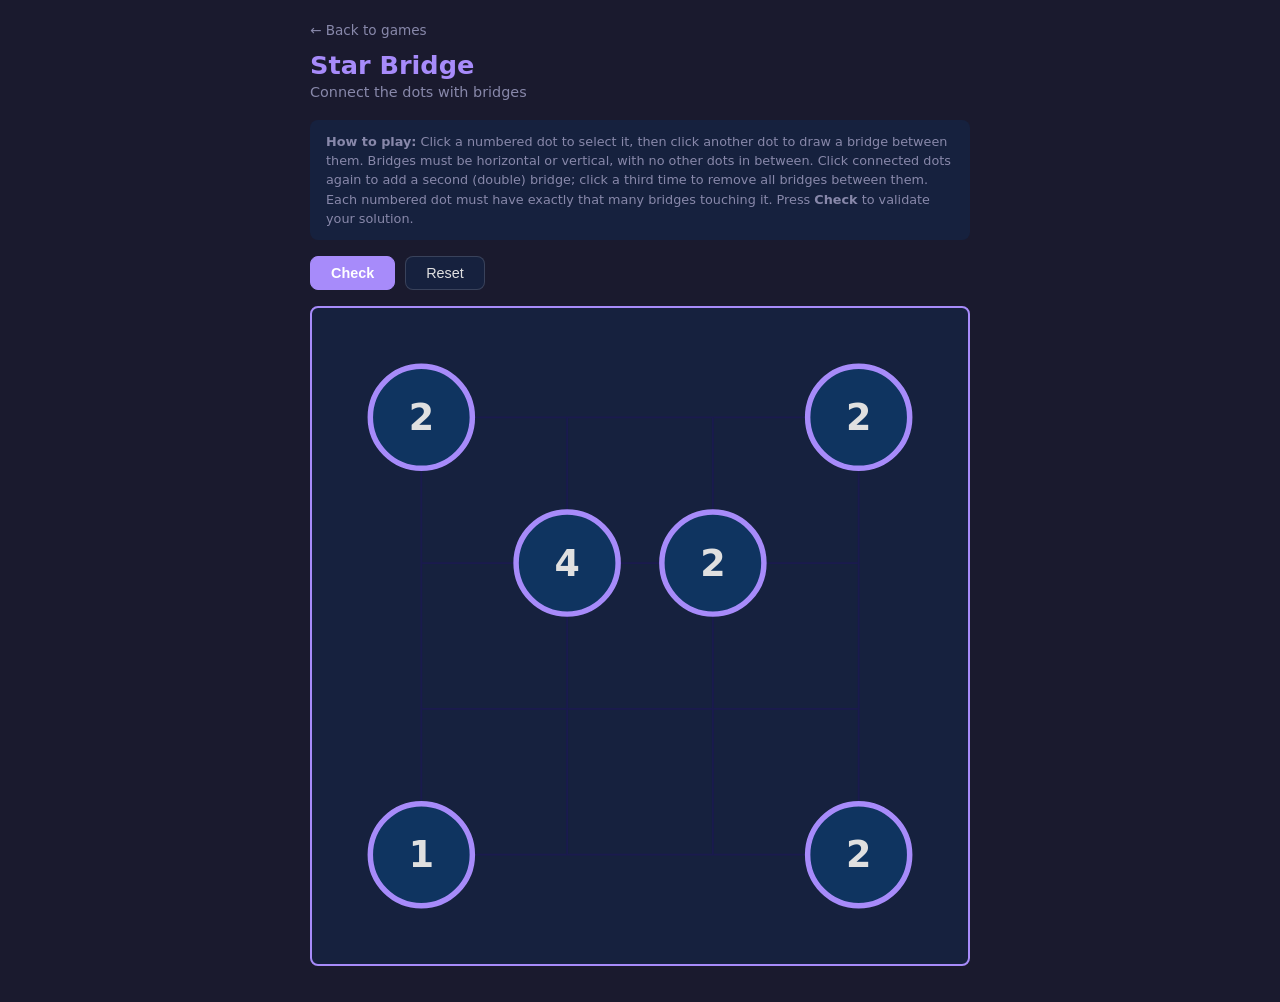
<file: starbridge.html>
<!DOCTYPE html>
<html lang="en">
<head>
  <meta charset="UTF-8">
  <meta name="viewport" content="width=device-width, initial-scale=1.0">
  <title>Star Bridge — Bridge-Connecting Puzzle</title>
  <link rel="stylesheet" href="style.css">
  <style>
    :root { --accent: #a78bfa; }
    .btn--primary { background: var(--accent); border-color: var(--accent); }
    .btn--primary:hover { background: #9271e6; }
    h1 { color: var(--accent); }

    .puzzle-wrap {
      margin: 16px 0;
      display: flex;
      justify-content: center;
    }
    .puzzle-wrap svg {
      max-width: 100%;
      height: auto;
      border-radius: 8px;
      background: var(--card-bg);
      border: 2px solid var(--accent);
    }
    .grid-line { stroke: #1a1a4e; stroke-width: 0.5; }
    .dot {
      cursor: pointer;
      transition: filter 0.15s;
    }
    .dot:hover .dot-ring { opacity: 0.3; }
    .dot-fill { fill: var(--cell-bg); stroke: var(--accent); stroke-width: 1.5; }
    .dot-text {
      fill: var(--text);
      font-family: 'Segoe UI', system-ui, sans-serif;
      font-size: 10px;
      font-weight: 700;
      text-anchor: middle;
      dominant-baseline: central;
      pointer-events: none;
    }
    .dot-ring {
      fill: none;
      stroke: var(--accent);
      stroke-width: 2;
      opacity: 0;
      pointer-events: none;
    }
    .dot.selected .dot-ring {
      opacity: 0.8;
      animation: glow-pulse 1s ease-in-out infinite alternate;
    }
    @keyframes glow-pulse {
      from { stroke-width: 2; opacity: 0.6; }
      to   { stroke-width: 3.5; opacity: 1; }
    }
    .bridge { stroke: var(--accent); stroke-width: 2.5; stroke-linecap: round; cursor: pointer; }
    .bridge:hover { stroke: #c4b5fd; stroke-width: 3.5; }
    .dot--error .dot-fill { stroke: var(--error); }
    .dot--success .dot-fill { stroke: var(--success); }
  </style>
</head>
<body>
<div class="container">
  <a href="index.html" class="back-link">&#8592; Back to games</a>
  <h1>Star Bridge</h1>
  <p class="subtitle">Connect the dots with bridges</p>

  <div class="instructions">
    <strong>How to play:</strong> Click a numbered dot to select it, then click another dot
    to draw a bridge between them. Bridges must be horizontal or vertical, with no other dots
    in between. Click connected dots again to add a second (double) bridge; click a third time
    to remove all bridges between them. Each numbered dot must have exactly that many bridges
    touching it. Press <strong>Check</strong> to validate your solution.
  </div>

  <div class="controls">
    <button class="btn btn--primary" onclick="checkSolution()">Check</button>
    <button class="btn" onclick="resetPuzzle()">Reset</button>
  </div>

  <div id="status" class="status-bar"></div>

  <div class="puzzle-wrap">
    <svg id="board" viewBox="0 0 220 220" xmlns="http://www.w3.org/2000/svg"></svg>
  </div>
</div>

<script>
// ── Puzzle Data ──
// Dots as {row, col, count}
const DOTS = [
  { row: 0, col: 0, count: 2 },
  { row: 0, col: 3, count: 2 },
  { row: 1, col: 1, count: 4 },
  { row: 1, col: 2, count: 2 },
  { row: 3, col: 0, count: 1 },
  { row: 3, col: 3, count: 2 },
];

const GRID_ROWS = 4;
const GRID_COLS = 4;
const PADDING = 30;
const CELL = 40;
const DOT_R = 14;

// ── State ──
let selected = null;          // index into DOTS or null
let bridges = [];             // [{a, b, count}]  a < b (indices into DOTS)

// ── Helpers ──
function dotX(d) { return PADDING + d.col * CELL; }
function dotY(d) { return PADDING + d.row * CELL; }

function dotAt(row, col) {
  return DOTS.findIndex(d => d.row === row && d.col === col);
}

// Check if two dots are in same row/col with no other dot between them
function canConnect(ai, bi) {
  const a = DOTS[ai], b = DOTS[bi];
  if (a.row === b.row) {
    const minC = Math.min(a.col, b.col);
    const maxC = Math.max(a.col, b.col);
    for (let c = minC + 1; c < maxC; c++) {
      if (dotAt(a.row, c) !== -1) return false;
    }
    return true;
  }
  if (a.col === b.col) {
    const minR = Math.min(a.row, b.row);
    const maxR = Math.max(a.row, b.row);
    for (let r = minR + 1; r < maxR; r++) {
      if (dotAt(r, a.col) !== -1) return false;
    }
    return true;
  }
  return false;
}

function findBridge(ai, bi) {
  const lo = Math.min(ai, bi), hi = Math.max(ai, bi);
  return bridges.findIndex(b => b.a === lo && b.b === hi);
}

function bridgeCountFor(di) {
  let total = 0;
  for (const b of bridges) {
    if (b.a === di || b.b === di) total += b.count;
  }
  return total;
}

// ── Rendering ──
const svg = document.getElementById('board');
const NS = 'http://www.w3.org/2000/svg';

function el(tag, attrs) {
  const e = document.createElementNS(NS, tag);
  for (const [k, v] of Object.entries(attrs)) e.setAttribute(k, v);
  return e;
}

function render() {
  svg.innerHTML = '';

  const w = PADDING * 2 + (GRID_COLS - 1) * CELL;
  const h = PADDING * 2 + (GRID_ROWS - 1) * CELL;
  svg.setAttribute('viewBox', `0 0 ${w} ${h}`);

  // Grid lines
  for (let r = 0; r < GRID_ROWS; r++) {
    svg.appendChild(el('line', {
      x1: PADDING, y1: PADDING + r * CELL,
      x2: PADDING + (GRID_COLS - 1) * CELL, y2: PADDING + r * CELL,
      class: 'grid-line'
    }));
  }
  for (let c = 0; c < GRID_COLS; c++) {
    svg.appendChild(el('line', {
      x1: PADDING + c * CELL, y1: PADDING,
      x2: PADDING + c * CELL, y2: PADDING + (GRID_ROWS - 1) * CELL,
      class: 'grid-line'
    }));
  }

  // Bridges
  bridges.forEach((br, bi) => {
    const da = DOTS[br.a], db = DOTS[br.b];
    const x1 = dotX(da), y1 = dotY(da);
    const x2 = dotX(db), y2 = dotY(db);

    if (br.count === 1) {
      const line = el('line', { x1, y1, x2, y2, class: 'bridge' });
      line.addEventListener('click', (e) => { e.stopPropagation(); removeBridge(bi); });
      svg.appendChild(line);
    } else if (br.count === 2) {
      const isH = da.row === db.row;
      const off = 3;
      const dx = isH ? 0 : off;
      const dy = isH ? off : 0;
      const g = el('g', {});
      const l1 = el('line', { x1: x1 - dx, y1: y1 - dy, x2: x2 - dx, y2: y2 - dy, class: 'bridge' });
      const l2 = el('line', { x1: x1 + dx, y1: y1 + dy, x2: x2 + dx, y2: y2 + dy, class: 'bridge' });
      l1.addEventListener('click', (e) => { e.stopPropagation(); removeBridge(bi); });
      l2.addEventListener('click', (e) => { e.stopPropagation(); removeBridge(bi); });
      g.appendChild(l1);
      g.appendChild(l2);
      svg.appendChild(g);
    }
  });

  // Dots
  DOTS.forEach((d, i) => {
    const cx = dotX(d), cy = dotY(d);
    const g = el('g', { class: 'dot' + (i === selected ? ' selected' : '') });

    g.appendChild(el('circle', { cx, cy, r: DOT_R + 4, class: 'dot-ring' }));
    g.appendChild(el('circle', { cx, cy, r: DOT_R, class: 'dot-fill' }));
    g.appendChild(Object.assign(el('text', { x: cx, y: cy, class: 'dot-text' }),
      { textContent: d.count }));

    g.addEventListener('click', (e) => { e.stopPropagation(); onDotClick(i); });
    svg.appendChild(g);
  });
}

// ── Interaction ──
function onDotClick(i) {
  clearStatus();
  if (selected === null) {
    selected = i;
  } else if (selected === i) {
    selected = null;
  } else {
    if (canConnect(selected, i)) {
      toggleBridge(selected, i);
    }
    selected = null;
  }
  render();
}

function toggleBridge(ai, bi) {
  const lo = Math.min(ai, bi), hi = Math.max(ai, bi);
  const idx = findBridge(lo, hi);
  if (idx === -1) {
    bridges.push({ a: lo, b: hi, count: 1 });
  } else if (bridges[idx].count === 1) {
    bridges[idx].count = 2;
  } else {
    bridges.splice(idx, 1);
  }
}

function removeBridge(bi) {
  clearStatus();
  bridges.splice(bi, 1);
  selected = null;
  render();
}

// ── Check / Reset ──
function checkSolution() {
  selected = null;
  let allCorrect = true;

  render();

  // After render, mark dots
  const dotGroups = svg.querySelectorAll('.dot');
  DOTS.forEach((d, i) => {
    const actual = bridgeCountFor(i);
    const g = dotGroups[i];
    if (actual === d.count) {
      g.classList.add('dot--success');
    } else {
      g.classList.add('dot--error');
      allCorrect = false;
    }
  });

  const bar = document.getElementById('status');
  if (allCorrect) {
    bar.className = 'status-bar status-bar--success';
    bar.textContent = 'Solved! All bridges are correct.';
  } else {
    bar.className = 'status-bar status-bar--error';
    bar.textContent = 'Not quite — some dots have the wrong number of bridges.';
  }
}

function resetPuzzle() {
  bridges = [];
  selected = null;
  clearStatus();
  render();
}

function clearStatus() {
  const bar = document.getElementById('status');
  bar.className = 'status-bar';
  bar.textContent = '';
}

// Deselect on background click
document.getElementById('board').addEventListener('click', () => {
  if (selected !== null) {
    selected = null;
    clearStatus();
    render();
  }
});

// ── Init ──
render();
</script>
</body>
</html>
</file>
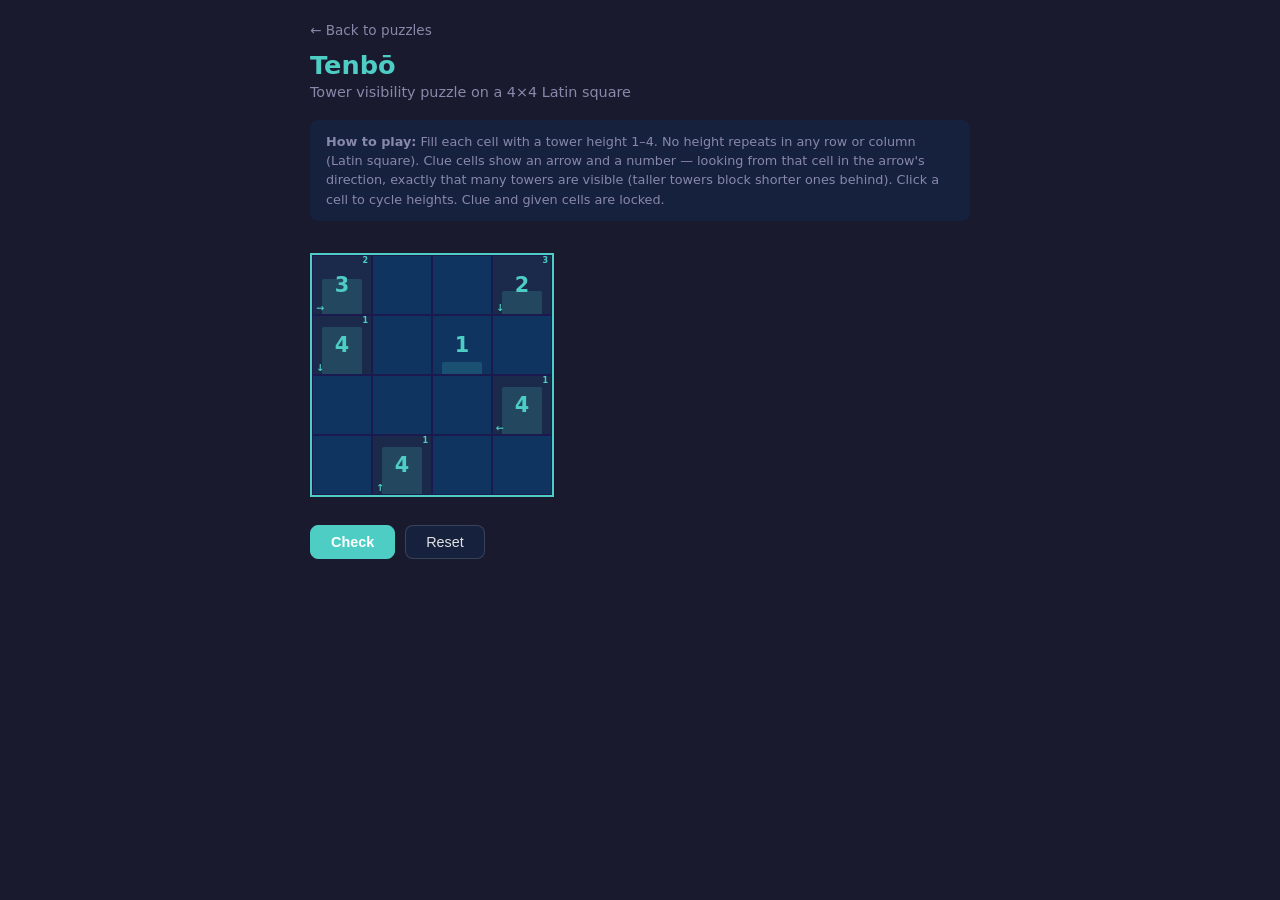
<file: tenbo.html>
<!DOCTYPE html>
<html lang="en">
<head>
  <meta charset="UTF-8">
  <meta name="viewport" content="width=device-width, initial-scale=1.0">
  <title>Tenbo — Tower Visibility Puzzle</title>
  <link rel="stylesheet" href="style.css">
  <style>
    :root { --accent: #4ecdc4; }
    .btn--primary { background: var(--accent); border-color: var(--accent); }
    .btn--primary:hover { background: #3db8b0; }
    h1 { color: var(--accent); }
    .game-card h2 { color: var(--accent); }

    .cell--clue { background: #1b2a4a; cursor: default; }
    .cell--clue:hover { background: #1b2a4a; }
    .cell--fixed { cursor: default; }
    .cell--fixed:hover { background: var(--cell-bg); }

    .cell .clue-label {
      position: absolute;
      top: 1px;
      right: 3px;
      font-size: 0.5rem;
      color: var(--accent);
      font-weight: 700;
      pointer-events: none;
      line-height: 1;
    }
    .cell .clue-arrow {
      position: absolute;
      bottom: 1px;
      left: 3px;
      font-size: 0.6rem;
      color: var(--accent);
      pointer-events: none;
      line-height: 1;
    }
    .cell .tower-bar {
      position: absolute;
      bottom: 0;
      left: 15%;
      width: 70%;
      background: var(--accent);
      opacity: 0.18;
      border-radius: 2px 2px 0 0;
      pointer-events: none;
      transition: height 0.15s;
    }
    .cell .tower-num {
      position: relative;
      z-index: 1;
    }
  </style>
</head>
<body>
  <div class="container">
    <a href="index.html" class="back-link">&larr; Back to puzzles</a>
    <h1>Tenb&#x14d;</h1>
    <p class="subtitle">Tower visibility puzzle on a 4&times;4 Latin square</p>

    <div class="instructions">
      <strong>How to play:</strong> Fill each cell with a tower height 1&ndash;4.
      No height repeats in any row or column (Latin square).
      Clue cells show an arrow and a number &mdash; looking from that cell in the arrow's direction,
      exactly that many towers are visible (taller towers block shorter ones behind).
      Click a cell to cycle heights. Clue and given cells are locked.
    </div>

    <div class="puzzle-grid" id="grid" style="--cols:4; --rows:4;"></div>

    <div class="controls">
      <button class="btn btn--primary" onclick="checkSolution()">Check</button>
      <button class="btn" onclick="resetPuzzle()">Reset</button>
    </div>
    <div class="status-bar" id="status"></div>
  </div>

<script>
const N = 4;

// Solution
const solution = [
  [3,1,4,2],
  [4,2,1,3],
  [1,3,2,4],
  [2,4,3,1]
];

// Clue cells: {row, col, arrow, visCount}
const clues = [
  {r:0, c:0, arrow:'→', vis:2},
  {r:0, c:3, arrow:'↓', vis:3},
  {r:1, c:0, arrow:'↓', vis:1},
  {r:2, c:3, arrow:'←', vis:1},
  {r:3, c:1, arrow:'↑', vis:1}
];

// Fixed (given) cells without clue arrows
const givens = [
  {r:1, c:2}
];

// Build lookup maps
const clueMap = {};
clues.forEach(c => clueMap[c.r+','+c.c] = c);
const fixedSet = new Set();
clues.forEach(c => fixedSet.add(c.r+','+c.c));
givens.forEach(g => fixedSet.add(g.r+','+g.c));

// Player grid (-1 = empty)
const grid = Array.from({length:N}, () => Array(N).fill(-1));

// Pre-fill fixed cells
fixedSet.forEach(key => {
  const [r,c] = key.split(',').map(Number);
  grid[r][c] = solution[r][c];
});

function buildGrid() {
  const el = document.getElementById('grid');
  el.innerHTML = '';
  for (let r = 0; r < N; r++) {
    for (let c = 0; c < N; c++) {
      const cell = document.createElement('div');
      cell.className = 'cell';
      cell.dataset.r = r;
      cell.dataset.c = c;
      const key = r+','+c;
      const clue = clueMap[key];

      if (clue) {
        cell.classList.add('cell--given', 'cell--clue');
        cell.innerHTML =
          '<span class="clue-arrow">' + clue.arrow + '</span>' +
          '<span class="clue-label">' + clue.vis + '</span>' +
          '<span class="tower-num">' + grid[r][c] + '</span>' +
          '<div class="tower-bar" style="height:' + (grid[r][c]/N*80) + '%"></div>';
      } else if (fixedSet.has(key)) {
        cell.classList.add('cell--given', 'cell--fixed');
        cell.innerHTML =
          '<span class="tower-num">' + grid[r][c] + '</span>' +
          '<div class="tower-bar" style="height:' + (grid[r][c]/N*80) + '%"></div>';
      } else {
        cell.addEventListener('click', () => cycleCell(r, c));
        renderPlayerCell(cell, r, c);
      }
      el.appendChild(cell);
    }
  }
}

function renderPlayerCell(cell, r, c) {
  const v = grid[r][c];
  if (v === -1) {
    cell.innerHTML = '';
  } else {
    cell.innerHTML =
      '<span class="tower-num">' + v + '</span>' +
      '<div class="tower-bar" style="height:' + (v/N*80) + '%"></div>';
  }
}

function cycleCell(r, c) {
  clearStatus();
  clearHighlights();
  const v = grid[r][c];
  grid[r][c] = v === -1 ? 1 : v >= N ? -1 : v + 1;
  const idx = r * N + c;
  const cell = document.getElementById('grid').children[idx];
  renderPlayerCell(cell, r, c);
}

function countVisible(heights) {
  let max = 0, count = 0;
  for (const h of heights) {
    if (h > max) { count++; max = h; }
  }
  return count;
}

function getCellsInDirection(r, c, arrow) {
  const cells = [];
  let dr = 0, dc = 0;
  if (arrow === '→') dc = 1;
  else if (arrow === '←') dc = -1;
  else if (arrow === '↓') dr = 1;
  else if (arrow === '↑') dr = -1;
  // Start from the cell AFTER the clue cell
  let nr = r + dr, nc = c + dc;
  while (nr >= 0 && nr < N && nc >= 0 && nc < N) {
    cells.push({r: nr, c: nc});
    nr += dr; nc += dc;
  }
  return cells;
}

function checkSolution() {
  clearHighlights();
  const cells = document.getElementById('grid').children;

  // Check all filled
  for (let r = 0; r < N; r++)
    for (let c = 0; c < N; c++)
      if (grid[r][c] === -1) return showStatus('Fill all cells first.', false);

  let errors = new Set();

  // Check Latin square rows
  for (let r = 0; r < N; r++) {
    const seen = new Set();
    for (let c = 0; c < N; c++) {
      const v = grid[r][c];
      if (v < 1 || v > N || seen.has(v)) {
        for (let cc = 0; cc < N; cc++) errors.add(r+','+cc);
      }
      seen.add(v);
    }
  }

  // Check Latin square cols
  for (let c = 0; c < N; c++) {
    const seen = new Set();
    for (let r = 0; r < N; r++) {
      const v = grid[r][c];
      if (v < 1 || v > N || seen.has(v)) {
        for (let rr = 0; rr < N; rr++) errors.add(rr+','+c);
      }
      seen.add(v);
    }
  }

  // Check visibility clues
  for (const clue of clues) {
    const heights = [grid[clue.r][clue.c]];
    const look = getCellsInDirection(clue.r, clue.c, clue.arrow);
    look.forEach(p => heights.push(grid[p.r][p.c]));
    const vis = countVisible(heights);
    if (vis !== clue.vis) {
      errors.add(clue.r+','+clue.c);
      look.forEach(p => errors.add(p.r+','+p.c));
    }
  }

  // Highlight
  if (errors.size > 0) {
    errors.forEach(key => {
      const [r,c] = key.split(',').map(Number);
      cells[r*N+c].classList.add('cell--error');
    });
    showStatus('Some constraints are not satisfied. Check highlighted cells.', false);
  } else {
    for (let i = 0; i < N*N; i++) cells[i].classList.add('cell--success');
    showStatus('Congratulations! Puzzle solved!', true);
  }
}

function resetPuzzle() {
  clearStatus();
  clearHighlights();
  for (let r = 0; r < N; r++)
    for (let c = 0; c < N; c++)
      if (!fixedSet.has(r+','+c)) grid[r][c] = -1;
  buildGrid();
}

function clearHighlights() {
  const cells = document.getElementById('grid').children;
  for (let i = 0; i < cells.length; i++)
    cells[i].classList.remove('cell--error', 'cell--success');
}

function showStatus(msg, success) {
  const el = document.getElementById('status');
  el.textContent = msg;
  el.className = 'status-bar ' + (success ? 'status-bar--success' : 'status-bar--error');
}

function clearStatus() {
  const el = document.getElementById('status');
  el.textContent = '';
  el.className = 'status-bar';
}

buildGrid();
</script>
</body>
</html>
</file>
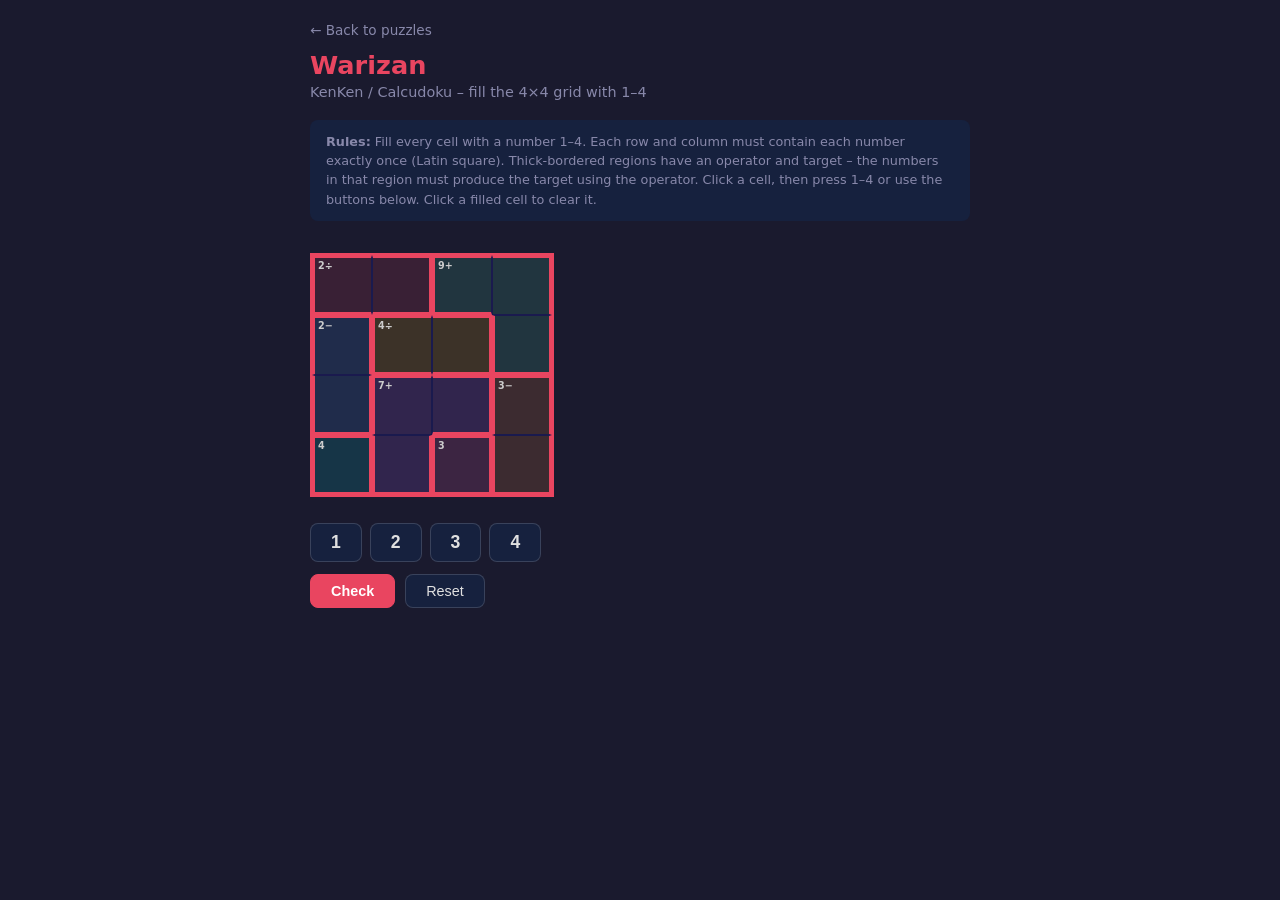
<file: warizan.html>
<!DOCTYPE html>
<html lang="en">
<head>
  <meta charset="UTF-8">
  <meta name="viewport" content="width=device-width, initial-scale=1.0">
  <title>Warizan – KenKen Puzzle</title>
  <link rel="stylesheet" href="style.css">
  <style>
    body { --accent: #e94560; }
    .region-A { background: rgba(233, 69, 96, 0.15); }
    .region-B { background: rgba(78, 204, 163, 0.15); }
    .region-C { background: rgba(72, 149, 239, 0.15); }
    .region-D { background: rgba(255, 190, 11, 0.15); }
    .region-E { background: rgba(181, 101, 252, 0.15); }
    .region-F { background: rgba(255, 139, 62, 0.15); }
    .region-G { background: rgba(0, 210, 211, 0.15); }
    .region-H { background: rgba(255, 105, 180, 0.15); }
    .cell .region-label { font-size: 0.6rem; font-weight: 700; color: #ccc; }
    .number-btns { display: flex; gap: 8px; margin: 10px 0; }
    .number-btns .btn { min-width: 44px; font-size: 1.1rem; font-weight: 700; text-align: center; }
    .cell.thick-top    { border-top: 3px solid var(--accent) !important; }
    .cell.thick-bottom { border-bottom: 3px solid var(--accent) !important; }
    .cell.thick-left   { border-left: 3px solid var(--accent) !important; }
    .cell.thick-right  { border-right: 3px solid var(--accent) !important; }
  </style>
</head>
<body>
<div class="container">
  <a href="index.html" class="back-link">&#8592; Back to puzzles</a>
  <h1>Warizan</h1>
  <p class="subtitle">KenKen / Calcudoku – fill the 4×4 grid with 1–4</p>

  <div class="instructions">
    <strong>Rules:</strong> Fill every cell with a number 1–4. Each row and column must contain
    each number exactly once (Latin square). Thick-bordered regions have an operator and target –
    the numbers in that region must produce the target using the operator.
    Click a cell, then press 1–4 or use the buttons below. Click a filled cell to clear it.
  </div>

  <div class="puzzle-grid" id="grid" style="--cols:4;--rows:4;"></div>

  <div class="number-btns" id="numBtns">
    <button class="btn" data-num="1">1</button>
    <button class="btn" data-num="2">2</button>
    <button class="btn" data-num="3">3</button>
    <button class="btn" data-num="4">4</button>
  </div>

  <div class="controls">
    <button class="btn btn--primary" id="checkBtn">Check</button>
    <button class="btn" id="resetBtn">Reset</button>
  </div>

  <div class="status-bar" id="status"></div>
</div>

<script>
(function() {
  const SIZE = 4;

  // Region definitions: id, cells [row,col], label text
  const regions = [
    { id: 'A', cells: [[0,0],[0,1]], label: '2\u00F7', op: '/', target: 2 },
    { id: 'B', cells: [[0,2],[0,3],[1,3]], label: '9+', op: '+', target: 9 },
    { id: 'C', cells: [[1,0],[2,0]], label: '2\u2212', op: '-', target: 2 },
    { id: 'D', cells: [[1,1],[1,2]], label: '4\u00F7', op: '/', target: 4 },
    { id: 'E', cells: [[2,1],[2,2],[3,1]], label: '7+', op: '+', target: 7 },
    { id: 'F', cells: [[2,3],[3,3]], label: '3\u2212', op: '-', target: 3 },
    { id: 'G', cells: [[3,0]], label: '4', op: '=', target: 4 },
    { id: 'H', cells: [[3,2]], label: '3', op: '=', target: 3 }
  ];

  // Build region map: regionMap[r][c] = region object
  const regionMap = Array.from({ length: SIZE }, () => Array(SIZE).fill(null));
  // Track which cell is the "first" (top-left) cell of its region for label placement
  const labelCell = {};
  regions.forEach(reg => {
    let first = null;
    reg.cells.forEach(([r, c]) => {
      regionMap[r][c] = reg;
      if (!first || r < first[0] || (r === first[0] && c < first[1])) first = [r, c];
    });
    labelCell[reg.id] = first;
  });

  // Player grid
  const board = Array.from({ length: SIZE }, () => Array(SIZE).fill(0));
  let selectedCell = null;

  const gridEl = document.getElementById('grid');
  const statusEl = document.getElementById('status');
  const cellEls = [];

  // Build cells
  for (let r = 0; r < SIZE; r++) {
    cellEls[r] = [];
    for (let c = 0; c < SIZE; c++) {
      const cell = document.createElement('div');
      cell.className = 'cell';
      const reg = regionMap[r][c];

      // Region background colour
      if (reg) cell.classList.add('region-' + reg.id);

      // Thick borders between different regions
      if (r === 0 || regionMap[r - 1][c] !== reg) cell.classList.add('thick-top');
      if (r === SIZE - 1 || regionMap[r + 1]?.[c] !== reg) cell.classList.add('thick-bottom');
      if (c === 0 || regionMap[r][c - 1] !== reg) cell.classList.add('thick-left');
      if (c === SIZE - 1 || regionMap[r][c + 1] !== reg) cell.classList.add('thick-right');

      // Region label in top-left cell
      const lc = labelCell[reg.id];
      if (lc && lc[0] === r && lc[1] === c) {
        const span = document.createElement('span');
        span.className = 'region-label';
        span.textContent = reg.label;
        cell.appendChild(span);
      }

      cell.dataset.r = r;
      cell.dataset.c = c;
      cell.addEventListener('click', () => selectCell(r, c));
      gridEl.appendChild(cell);
      cellEls[r][c] = cell;
    }
  }

  function selectCell(r, c) {
    clearStatus();
    // If this cell is already selected and has a value, clear it
    if (selectedCell && selectedCell[0] === r && selectedCell[1] === c && board[r][c] !== 0) {
      board[r][c] = 0;
      render();
      return;
    }
    selectedCell = [r, c];
    render();
  }

  function placeNumber(n) {
    if (!selectedCell) return;
    const [r, c] = selectedCell;
    board[r][c] = n;
    selectedCell = null;
    clearStatus();
    render();
  }

  function render() {
    for (let r = 0; r < SIZE; r++) {
      for (let c = 0; c < SIZE; c++) {
        const el = cellEls[r][c];
        // Keep only base classes
        el.classList.remove('cell--selected', 'cell--error', 'cell--success');
        if (selectedCell && selectedCell[0] === r && selectedCell[1] === c) {
          el.classList.add('cell--selected');
        }
        // Display value (skip region label span)
        const valNode = el.querySelector('.val');
        if (valNode) valNode.textContent = board[r][c] || '';
        else {
          const span = document.createElement('span');
          span.className = 'val';
          span.textContent = board[r][c] || '';
          el.appendChild(span);
        }
      }
    }
  }

  // Number buttons
  document.getElementById('numBtns').addEventListener('click', e => {
    const num = e.target.dataset.num;
    if (num) placeNumber(parseInt(num));
  });

  // Keyboard input
  document.addEventListener('keydown', e => {
    const n = parseInt(e.key);
    if (n >= 1 && n <= 4) placeNumber(n);
    if (e.key === 'Backspace' || e.key === 'Delete') {
      if (selectedCell) { board[selectedCell[0]][selectedCell[1]] = 0; render(); }
    }
  });

  // Check
  document.getElementById('checkBtn').addEventListener('click', check);
  document.getElementById('resetBtn').addEventListener('click', reset);

  function check() {
    // Ensure all cells filled
    for (let r = 0; r < SIZE; r++)
      for (let c = 0; c < SIZE; c++)
        if (board[r][c] === 0) return showStatus('Fill every cell before checking.', false);

    let errors = new Set();

    // Row uniqueness
    for (let r = 0; r < SIZE; r++) {
      const seen = {};
      for (let c = 0; c < SIZE; c++) {
        const v = board[r][c];
        if (seen[v] !== undefined) { errors.add(r + ',' + c); errors.add(r + ',' + seen[v]); }
        else seen[v] = c;
      }
    }

    // Column uniqueness
    for (let c = 0; c < SIZE; c++) {
      const seen = {};
      for (let r = 0; r < SIZE; r++) {
        const v = board[r][c];
        if (seen[v] !== undefined) { errors.add(r + ',' + c); errors.add(seen[v] + ',' + c); }
        else seen[v] = r;
      }
    }

    // Region constraints
    regions.forEach(reg => {
      const vals = reg.cells.map(([r, c]) => board[r][c]);
      if (!checkRegion(vals, reg.op, reg.target)) {
        reg.cells.forEach(([r, c]) => errors.add(r + ',' + c));
      }
    });

    // Apply visual feedback
    for (let r = 0; r < SIZE; r++) {
      for (let c = 0; c < SIZE; c++) {
        cellEls[r][c].classList.remove('cell--error', 'cell--success');
        if (errors.has(r + ',' + c)) cellEls[r][c].classList.add('cell--error');
        else cellEls[r][c].classList.add('cell--success');
      }
    }

    if (errors.size === 0) showStatus('Congratulations! Puzzle solved!', true);
    else showStatus('Some cells are incorrect. Keep trying!', false);
  }

  function checkRegion(vals, op, target) {
    if (op === '=') return vals.length === 1 && vals[0] === target;
    if (op === '+') return vals.reduce((a, b) => a + b, 0) === target;
    if (op === '*') return vals.reduce((a, b) => a * b, 1) === target;
    if (op === '-') {
      // For subtraction: with two cells, |a - b| must equal target
      if (vals.length !== 2) return false;
      return Math.abs(vals[0] - vals[1]) === target;
    }
    if (op === '/') {
      // For division: with two cells, max/min must equal target
      if (vals.length !== 2) return false;
      const mx = Math.max(...vals), mn = Math.min(...vals);
      return mn !== 0 && mx / mn === target;
    }
    return false;
  }

  function reset() {
    for (let r = 0; r < SIZE; r++)
      for (let c = 0; c < SIZE; c++) board[r][c] = 0;
    selectedCell = null;
    clearStatus();
    for (let r = 0; r < SIZE; r++)
      for (let c = 0; c < SIZE; c++)
        cellEls[r][c].classList.remove('cell--error', 'cell--success', 'cell--selected');
    render();
  }

  function showStatus(msg, success) {
    statusEl.textContent = msg;
    statusEl.className = 'status-bar ' + (success ? 'status-bar--success' : 'status-bar--error');
  }

  function clearStatus() {
    statusEl.className = 'status-bar';
    statusEl.textContent = '';
  }

  render();
})();
</script>
</body>
</html>
</file>
<file: style.css>
/* === Reset & Base === */
*, *::before, *::after { box-sizing: border-box; margin: 0; padding: 0; }

:root {
  --bg: #1a1a2e;
  --card-bg: #16213e;
  --cell-bg: #0f3460;
  --cell-border: #1a1a4e;
  --text: #e0e0e0;
  --text-muted: #8888aa;
  --accent: #e94560;
  --success: #4ecca3;
  --error: #e94560;
  --cell-size: min(60px, calc((100vw - 60px) / var(--cols, 4)));
}

body {
  font-family: 'Segoe UI', system-ui, -apple-system, sans-serif;
  background: var(--bg);
  color: var(--text);
  min-height: 100vh;
  display: flex;
  flex-direction: column;
  align-items: center;
}

/* === Container === */
.container {
  max-width: 700px;
  width: 100%;
  padding: 20px;
}

h1 {
  font-size: 1.6rem;
  margin-bottom: 4px;
  color: var(--accent);
}

.subtitle {
  color: var(--text-muted);
  font-size: 0.9rem;
  margin-bottom: 20px;
}

/* === Hub Page Cards === */
.game-grid {
  display: grid;
  grid-template-columns: repeat(auto-fill, minmax(280px, 1fr));
  gap: 16px;
  margin-top: 20px;
}

.game-card {
  background: var(--card-bg);
  border-radius: 12px;
  padding: 20px;
  text-decoration: none;
  color: var(--text);
  transition: transform 0.15s, box-shadow 0.15s;
  border: 1px solid rgba(255,255,255,0.05);
}

.game-card:hover {
  transform: translateY(-3px);
  box-shadow: 0 8px 24px rgba(0,0,0,0.3);
  border-color: var(--accent);
}

.game-card .icon {
  font-size: 2rem;
  margin-bottom: 8px;
  display: block;
}

.game-card h2 {
  font-size: 1.1rem;
  margin-bottom: 6px;
  color: var(--accent);
}

.game-card p {
  font-size: 0.85rem;
  color: var(--text-muted);
  line-height: 1.4;
}

/* === Puzzle Grid === */
.puzzle-grid {
  display: inline-grid;
  grid-template-columns: repeat(var(--cols, 4), var(--cell-size));
  grid-template-rows: repeat(var(--rows, 4), var(--cell-size));
  gap: 0;
  margin: 16px 0;
  border: 2px solid var(--accent);
}

.cell {
  width: var(--cell-size);
  height: var(--cell-size);
  background: var(--cell-bg);
  border: 1px solid var(--cell-border);
  display: flex;
  align-items: center;
  justify-content: center;
  font-size: 1.3rem;
  font-weight: 600;
  cursor: pointer;
  user-select: none;
  position: relative;
  transition: background 0.1s;
}

.cell:hover {
  background: #1a4a7a;
}

.cell--given {
  color: var(--accent);
  cursor: default;
}

.cell--selected {
  background: #1a4a7a;
  box-shadow: inset 0 0 0 2px var(--accent);
}

.cell--error {
  background: rgba(233, 69, 96, 0.2);
  box-shadow: inset 0 0 0 2px var(--error);
}

.cell--success {
  background: rgba(78, 204, 163, 0.15);
}

/* === Region label (for KenKen/Warizan) === */
.cell .region-label {
  position: absolute;
  top: 2px;
  left: 3px;
  font-size: 0.55rem;
  color: var(--text-muted);
  font-weight: 400;
  pointer-events: none;
}

/* === Buttons === */
.controls {
  display: flex;
  gap: 10px;
  margin: 12px 0;
  flex-wrap: wrap;
}

.btn {
  padding: 8px 20px;
  border: 1px solid rgba(255,255,255,0.15);
  border-radius: 8px;
  background: var(--card-bg);
  color: var(--text);
  font-size: 0.9rem;
  cursor: pointer;
  transition: background 0.15s, border-color 0.15s;
}

.btn:hover {
  background: var(--cell-bg);
  border-color: var(--accent);
}

.btn--primary {
  background: var(--accent);
  border-color: var(--accent);
  color: #fff;
  font-weight: 600;
}

.btn--primary:hover {
  background: #c73a52;
}

/* === Status Bar === */
.status-bar {
  padding: 10px 16px;
  border-radius: 8px;
  font-size: 0.9rem;
  margin: 8px 0;
  display: none;
}

.status-bar--success {
  display: block;
  background: rgba(78, 204, 163, 0.15);
  border: 1px solid var(--success);
  color: var(--success);
}

.status-bar--error {
  display: block;
  background: rgba(233, 69, 96, 0.15);
  border: 1px solid var(--error);
  color: var(--error);
}

/* === Back Link === */
.back-link {
  display: inline-block;
  color: var(--text-muted);
  text-decoration: none;
  font-size: 0.85rem;
  margin-bottom: 12px;
}

.back-link:hover {
  color: var(--accent);
}

/* === Instructions === */
.instructions {
  background: var(--card-bg);
  border-radius: 8px;
  padding: 12px 16px;
  margin-bottom: 16px;
  font-size: 0.8rem;
  color: var(--text-muted);
  line-height: 1.5;
}

/* === Responsive === */
@media (max-width: 480px) {
  .container { padding: 12px; }
  h1 { font-size: 1.3rem; }
}
</file>
